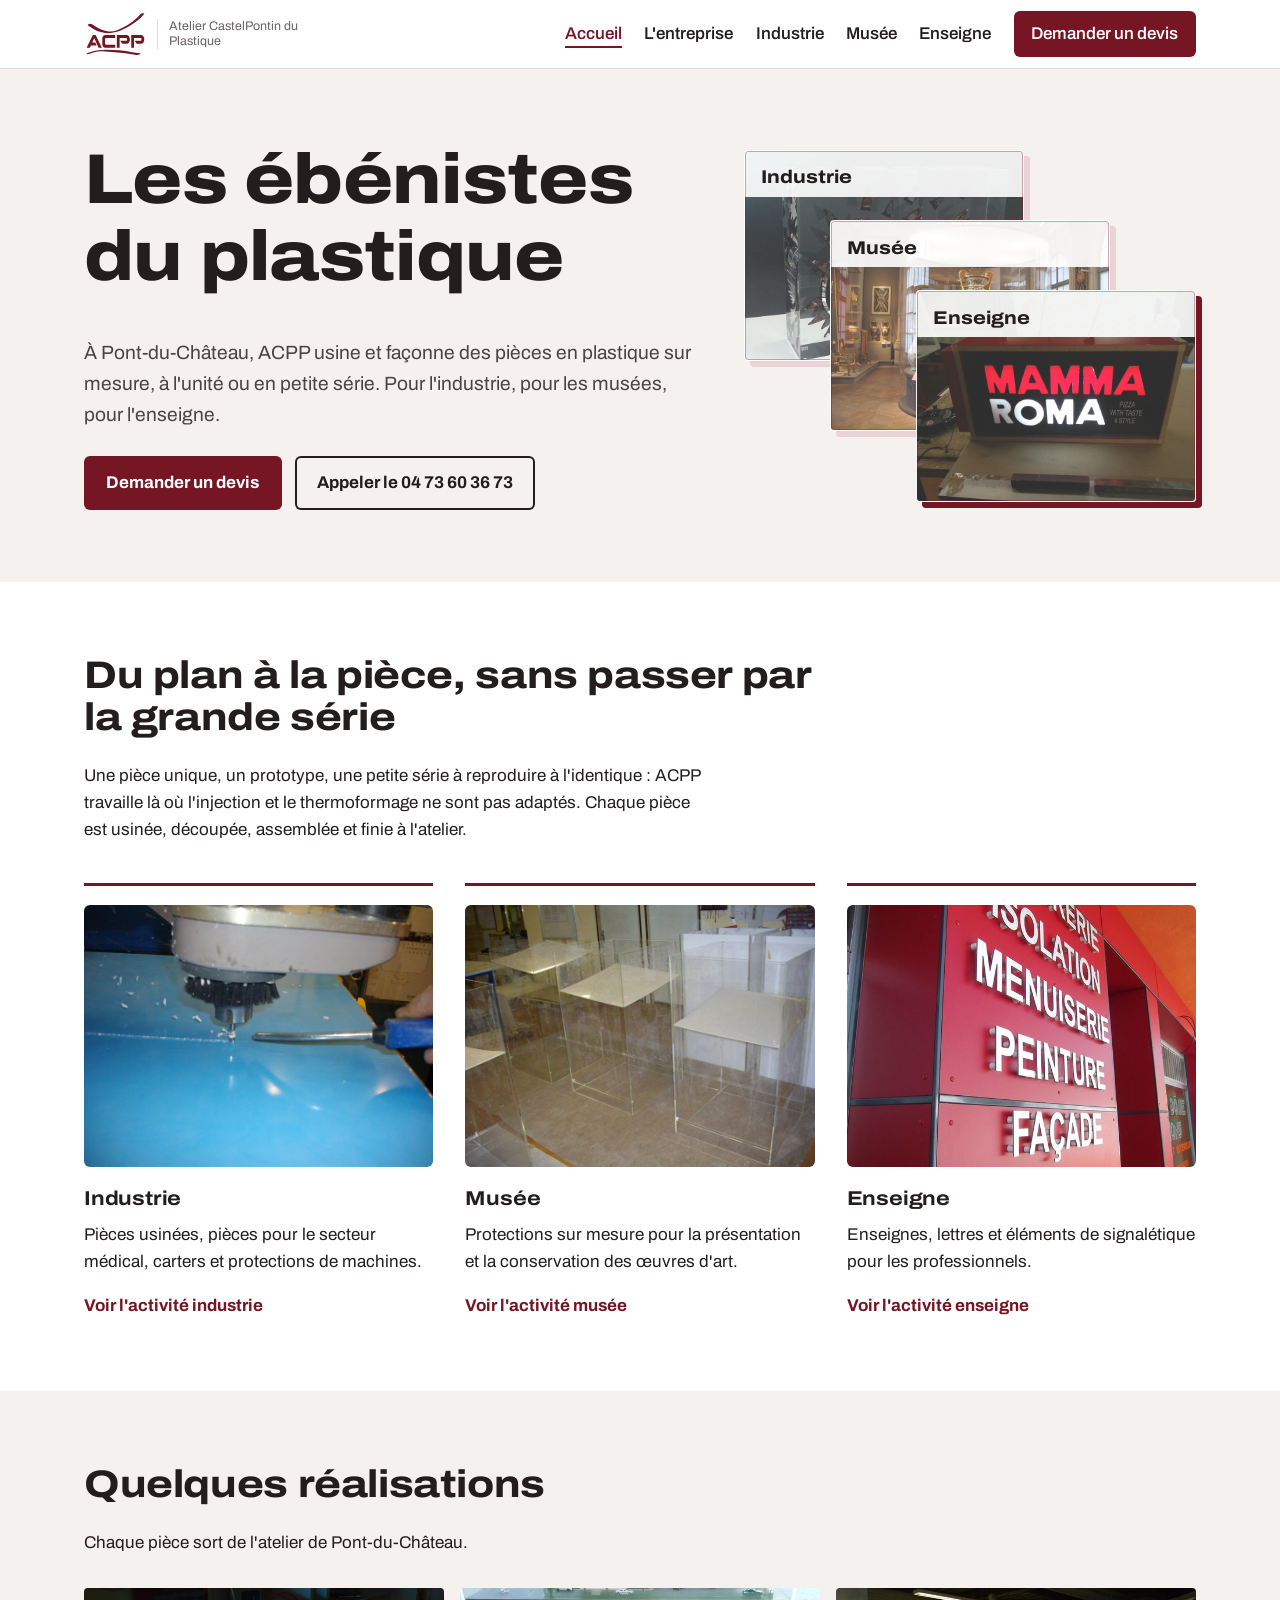
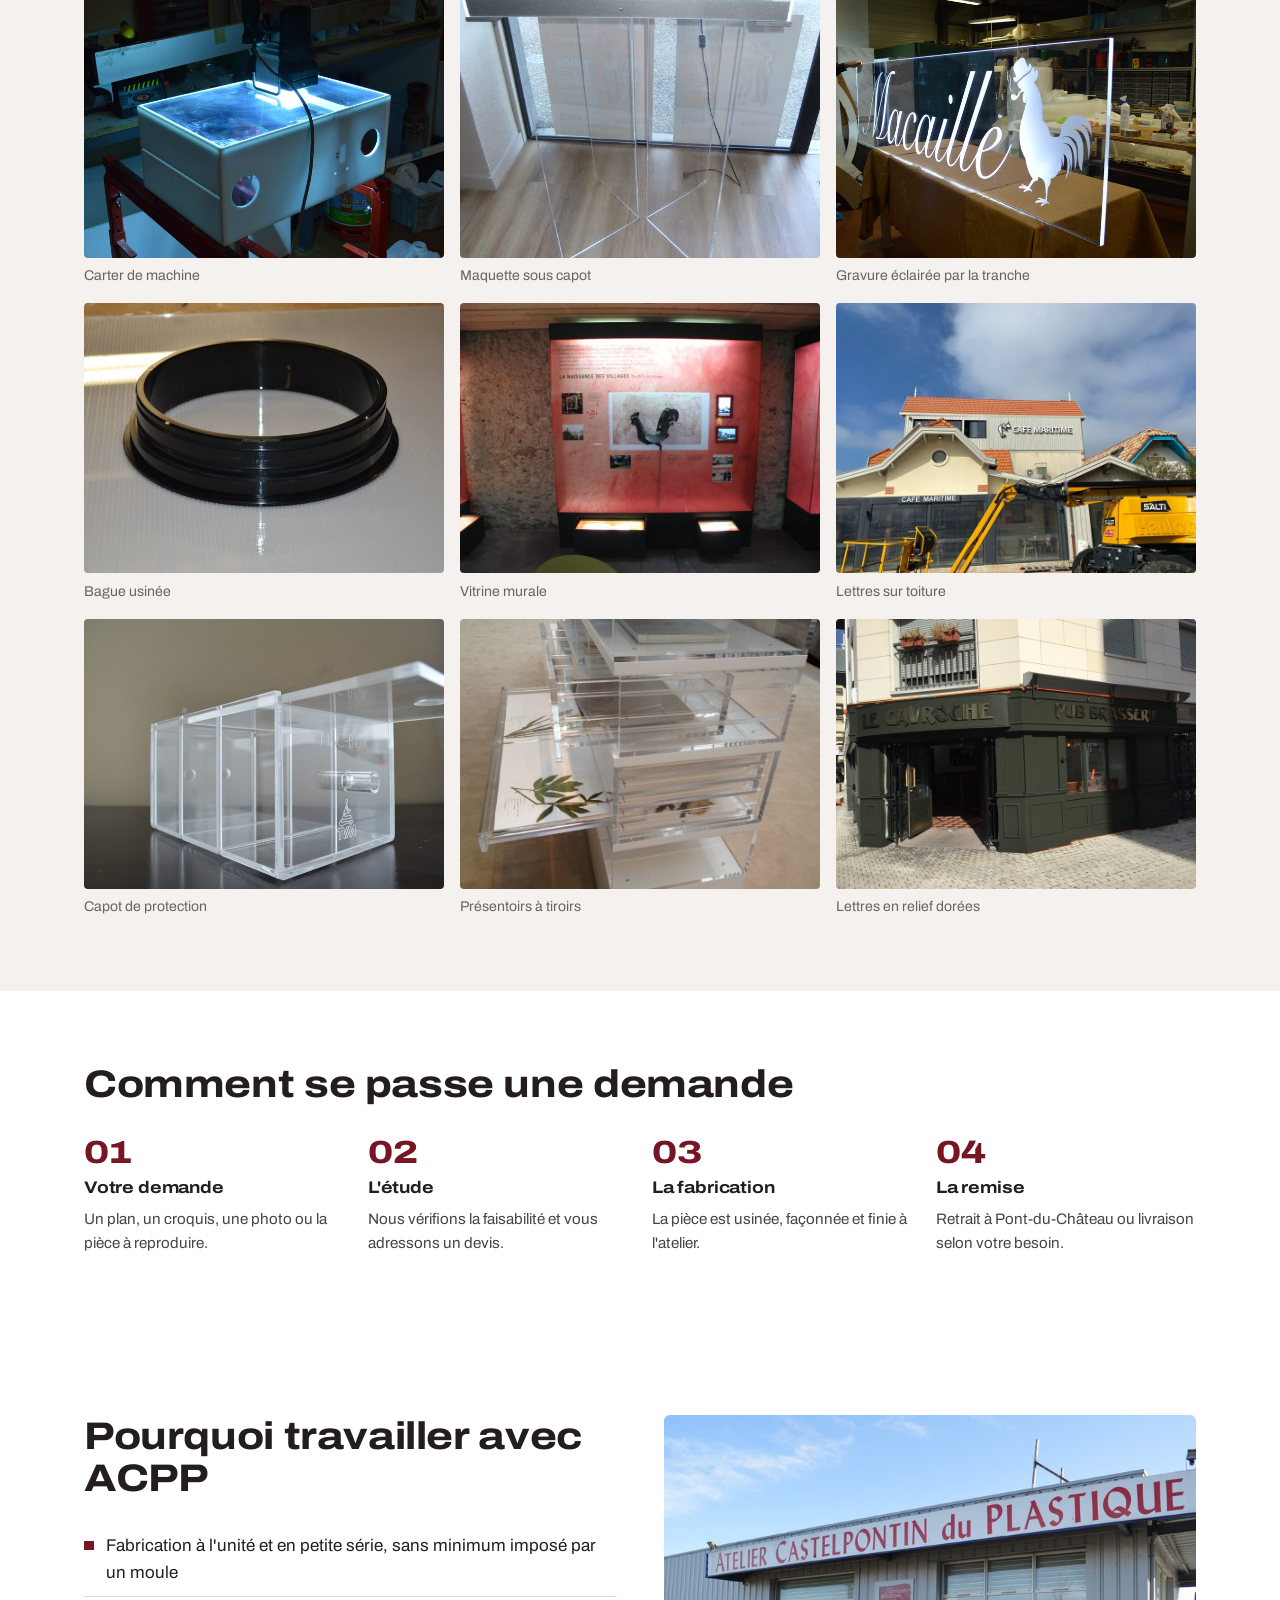
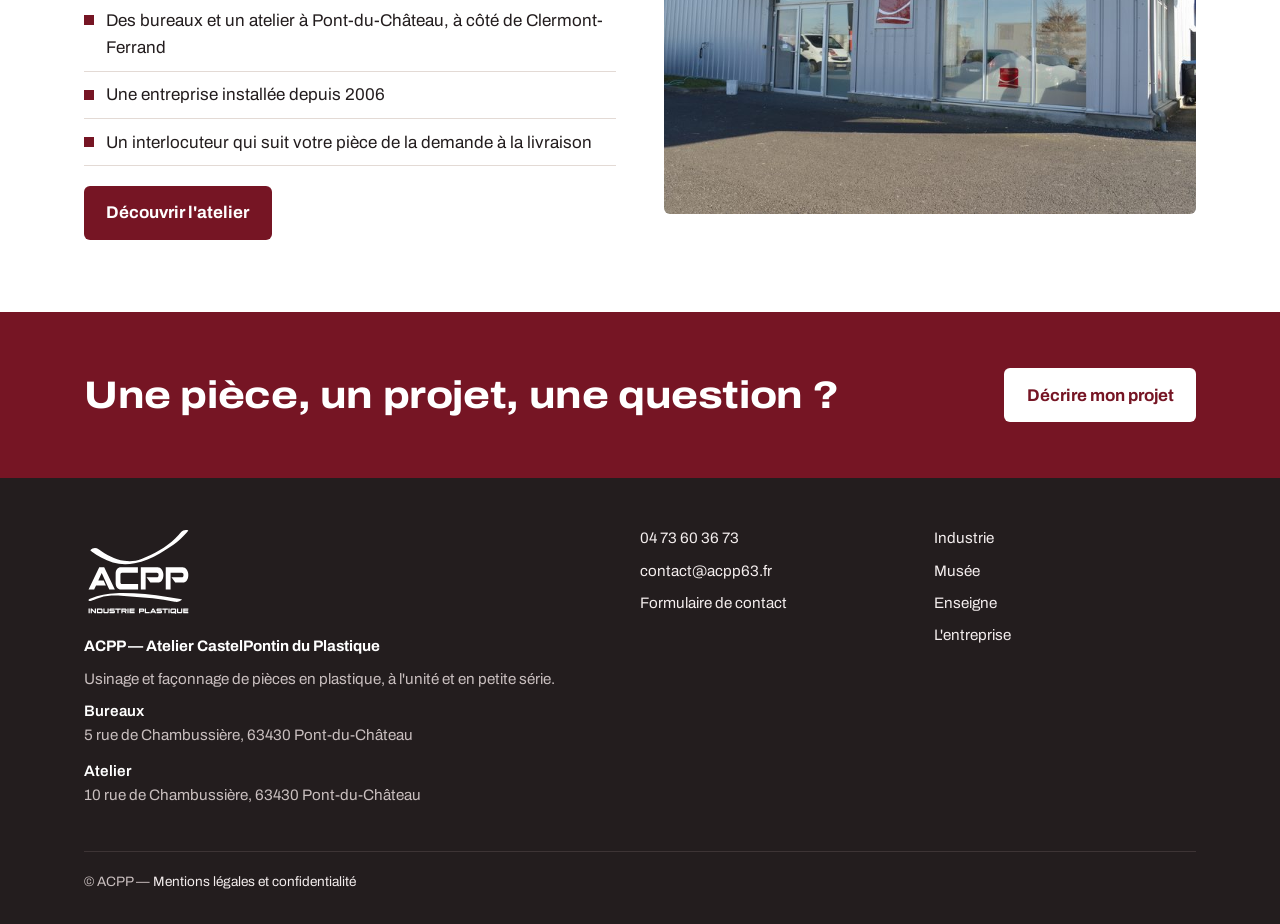
<file: index.html>
<!doctype html>
<html lang="fr">
<head>
<meta charset="utf-8">
<meta name="viewport" content="width=device-width, initial-scale=1">
<title>ACPP — Usinage et façonnage plastique sur mesure à Pont-du-Château (63)</title>
<meta name="description" content="ACPP, atelier de Pont-du-Château (Puy-de-Dôme) : pièces plastiques usinées et façonnées à l'unité et en petite série pour l'industrie, les musées et l'enseigne.">
<link rel="canonical" href="https://acpp63.fr/">
<meta property="og:type" content="website">
<meta property="og:title" content="ACPP — Usinage et façonnage plastique sur mesure à Pont-du-Château (63)">
<meta property="og:description" content="ACPP, atelier de Pont-du-Château (Puy-de-Dôme) : pièces plastiques usinées et façonnées à l'unité et en petite série pour l'industrie, les musées et l'enseigne.">
<meta property="og:url" content="https://acpp63.fr/">
<meta property="og:locale" content="fr_FR">
<meta property="og:image" content="https://acpp63.fr/og-image.png">
<meta name="theme-color" content="#761524">
<link rel="icon" href="favicon.svg" type="image/svg+xml">
<link rel="preconnect" href="https://fonts.googleapis.com"><link rel="preconnect" href="https://fonts.gstatic.com" crossorigin>
<link href="https://fonts.googleapis.com/css2?family=Archivo:wdth,wght@100..125,400..800&display=swap" rel="stylesheet">
<link rel="stylesheet" href="style.css?v=6">
<script type="application/ld+json">{"@context": "https://schema.org", "@type": "LocalBusiness", "name": "ACPP — Atelier CastelPontin du Plastique", "url": "https://acpp63.fr", "telephone": "+33473603673", "email": "contact@acpp63.fr", "foundingDate": "2006", "address": {"@type": "PostalAddress", "streetAddress": "5 rue de Chambussière", "postalCode": "63430", "addressLocality": "Pont-du-Château", "addressCountry": "FR"}, "logo": "https://acpp63.fr/logo.svg", "image": "https://acpp63.fr/og-image.png", "description": "Usinage et façonnage de pièces en plastique à l'unité et en petite série : industrie, musée, enseigne."}</script>
</head>
<body>
<a class="skip" href="#contenu">Aller au contenu</a>
<header class="top"><div class="wrap">
  <a class="logo" href="index.html" aria-label="ACPP, accueil"><img src="logo-mark.svg" alt="ACPP" width="63" height="46"><small>Atelier CastelPontin du Plastique</small></a>
  <button class="menu-btn" aria-expanded="false" aria-controls="nav">Menu</button>
  <nav class="nav" id="nav" aria-label="Navigation principale"><a href="index.html" aria-current=page>Accueil</a><a href="entreprise.html">L'entreprise</a><a href="industrie.html">Industrie</a><a href="musee.html">Musée</a><a href="enseigne.html">Enseigne</a><a class="btn" href="contact.html">Demander un devis</a></nav>
</div></header>
<main id="contenu">
<section class="hero"><div class="wrap">
  <div>
    <h1>Les ébénistes du plastique</h1>
    <p class="lead">À Pont-du-Château, ACPP usine et façonne des pièces en plastique sur mesure, à l'unité ou en petite série. Pour l'industrie, pour les musées, pour l'enseigne.</p>
    <div class="actions"><a class="btn" href="contact.html">Demander un devis</a><a class="btn ghost" href="tel:+33473603673">Appeler le 04 73 60 36 73</a></div>
  </div>
  <div class="plaques" aria-label="Nos trois univers">
    <a class="plaque" href="industrie.html" style="--img:url(img/bloc-inclusion-800.jpg)">Industrie</a>
    <a class="plaque" href="musee.html" style="--img:url(img/vitrine-cylindrique-800.jpg)">Musée</a>
    <a class="plaque" href="enseigne.html" style="--img:url(img/caisson-lumineux-mamma-roma-800.jpg)">Enseigne</a>
  </div>
</div></section>
<section class="bloc"><div class="wrap">
  <div class="intro"><h2>Du plan à la pièce, sans passer par la grande série</h2>
  <p>Une pièce unique, un prototype, une petite série à reproduire à l'identique : ACPP travaille là où l'injection et le thermoformage ne sont pas adaptés. Chaque pièce est usinée, découpée, assemblée et finie à l'atelier.</p></div>
  <div class="trois">
    <div class="univers"><a class="vignette" href="industrie.html" tabindex="-1" aria-hidden="true"><img src="img/usinage-fraise-800.jpg" srcset="img/usinage-fraise-800.jpg 800w, img/usinage-fraise.jpg 1600w" sizes="(max-width:860px) 100vw, 380px" width="800" height="600" alt="Fraise d&#x27;usinage en train de travailler une plaque de plastique" loading="lazy" decoding="async"></a><h3 style="margin-top:1.2rem">Industrie</h3><p>Pièces usinées, pièces pour le secteur médical, carters et protections de machines.</p><a class="suite" href="industrie.html">Voir l'activité industrie</a></div>
    <div class="univers"><a class="vignette" href="musee.html" tabindex="-1" aria-hidden="true"><img src="img/socles-vitrines-atelier-800.jpg" srcset="img/socles-vitrines-atelier-800.jpg 800w, img/socles-vitrines-atelier.jpg 1600w" sizes="(max-width:860px) 100vw, 380px" width="800" height="600" alt="Socles et vitrines en plastique transparent en fin de fabrication à l&#x27;atelier" loading="lazy" decoding="async"></a><h3 style="margin-top:1.2rem">Musée</h3><p>Protections sur mesure pour la présentation et la conservation des œuvres d'art.</p><a class="suite" href="musee.html">Voir l'activité musée</a></div>
    <div class="univers"><a class="vignette" href="enseigne.html" tabindex="-1" aria-hidden="true"><img src="img/lettres-relief-facade-800.jpg" srcset="img/lettres-relief-facade-800.jpg 600w, img/lettres-relief-facade.jpg 1200w" sizes="(max-width:860px) 100vw, 380px" width="600" height="800" alt="Lettres découpées en relief posées sur une façade rouge" loading="lazy" decoding="async"></a><h3 style="margin-top:1.2rem">Enseigne</h3><p>Enseignes, lettres et éléments de signalétique pour les professionnels.</p><a class="suite" href="enseigne.html">Voir l'activité enseigne</a></div>
  </div>
</div></section>
<section class="bloc gris"><div class="wrap"><h2>Quelques réalisations</h2><p>Chaque pièce sort de l'atelier de Pont-du-Château.</p>
<div class="galerie">
<figure><a class="zoom" href="img/carter-machine.jpg" data-legende="Carter de machine"><img src="img/carter-machine-800.jpg" srcset="img/carter-machine-800.jpg 800w, img/carter-machine.jpg 1600w" sizes="(max-width:640px) 50vw, (max-width:1150px) 33vw, 380px" width="800" height="532" alt="Carter de protection transparent monté sur une machine" loading="lazy" decoding="async"></a><figcaption>Carter de machine</figcaption></figure>
<figure><a class="zoom" href="img/capot-maquette-architecture.jpg" data-legende="Maquette sous capot"><img src="img/capot-maquette-architecture-800.jpg" srcset="img/capot-maquette-architecture-800.jpg 600w, img/capot-maquette-architecture.jpg 1200w" sizes="(max-width:640px) 50vw, (max-width:1150px) 33vw, 380px" width="600" height="800" alt="Maquette d&#x27;architecture protégée par un capot sur piétement transparent" loading="lazy" decoding="async"></a><figcaption>Maquette sous capot</figcaption></figure>
<figure><a class="zoom" href="img/gravure-eclairee.jpg" data-legende="Gravure éclairée par la tranche"><img src="img/gravure-eclairee-800.jpg" srcset="img/gravure-eclairee-800.jpg 800w, img/gravure-eclairee.jpg 1600w" sizes="(max-width:640px) 50vw, (max-width:1150px) 33vw, 380px" width="800" height="532" alt="Panneau transparent gravé et éclairé par la tranche" loading="lazy" decoding="async"></a><figcaption>Gravure éclairée par la tranche</figcaption></figure>
<figure><a class="zoom" href="img/piece-usinee-bague.jpg" data-legende="Bague usinée"><img src="img/piece-usinee-bague-800.jpg" srcset="img/piece-usinee-bague-800.jpg 800w, img/piece-usinee-bague.jpg 1600w" sizes="(max-width:640px) 50vw, (max-width:1150px) 33vw, 380px" width="800" height="532" alt="Bague en plastique noir usinée sur mesure" loading="lazy" decoding="async"></a><figcaption>Bague usinée</figcaption></figure>
<figure><a class="zoom" href="img/vitrine-murale.jpg" data-legende="Vitrine murale"><img src="img/vitrine-murale-800.jpg" srcset="img/vitrine-murale-800.jpg 800w, img/vitrine-murale.jpg 1600w" sizes="(max-width:640px) 50vw, (max-width:1150px) 33vw, 380px" width="800" height="600" alt="Vitrine murale éclairée dans une salle d&#x27;exposition" loading="lazy" decoding="async"></a><figcaption>Vitrine murale</figcaption></figure>
<figure><a class="zoom" href="img/lettres-toiture-restaurant.jpg" data-legende="Lettres sur toiture"><img src="img/lettres-toiture-restaurant-800.jpg" srcset="img/lettres-toiture-restaurant-800.jpg 800w, img/lettres-toiture-restaurant.jpg 1600w" sizes="(max-width:640px) 50vw, (max-width:1150px) 33vw, 380px" width="800" height="600" alt="Lettres en relief installées sur la toiture d&#x27;un café-restaurant" loading="lazy" decoding="async"></a><figcaption>Lettres sur toiture</figcaption></figure>
<figure><a class="zoom" href="img/capot-transparent.jpg" data-legende="Capot de protection"><img src="img/capot-transparent-800.jpg" srcset="img/capot-transparent-800.jpg 800w, img/capot-transparent.jpg 1600w" sizes="(max-width:640px) 50vw, (max-width:1150px) 33vw, 380px" width="800" height="532" alt="Capot de protection en plastique transparent avec charnière" loading="lazy" decoding="async"></a><figcaption>Capot de protection</figcaption></figure>
<figure><a class="zoom" href="img/tiroirs-herbier.jpg" data-legende="Présentoirs à tiroirs"><img src="img/tiroirs-herbier-800.jpg" srcset="img/tiroirs-herbier-800.jpg 800w, img/tiroirs-herbier.jpg 1600w" sizes="(max-width:640px) 50vw, (max-width:1150px) 33vw, 380px" width="800" height="600" alt="Tiroirs de présentation transparents pour planches d&#x27;herbier" loading="lazy" decoding="async"></a><figcaption>Présentoirs à tiroirs</figcaption></figure>
<figure><a class="zoom" href="img/lettres-dorees-brasserie.jpg" data-legende="Lettres en relief dorées"><img src="img/lettres-dorees-brasserie-800.jpg" srcset="img/lettres-dorees-brasserie-800.jpg 800w, img/lettres-dorees-brasserie.jpg 1600w" sizes="(max-width:640px) 50vw, (max-width:1150px) 33vw, 380px" width="800" height="600" alt="Lettres dorées en relief sur la façade d&#x27;une brasserie" loading="lazy" decoding="async"></a><figcaption>Lettres en relief dorées</figcaption></figure>
</div>
</div></section>
<section class="bloc"><div class="wrap">
  <h2>Comment se passe une demande</h2><div class="etapes">
  <div class="etape"><h3>Votre demande</h3><p>Un plan, un croquis, une photo ou la pièce à reproduire.</p></div>
  <div class="etape"><h3>L'étude</h3><p>Nous vérifions la faisabilité et vous adressons un devis.</p></div>
  <div class="etape"><h3>La fabrication</h3><p>La pièce est usinée, façonnée et finie à l'atelier.</p></div>
  <div class="etape"><h3>La remise</h3><p>Retrait à Pont-du-Château ou livraison selon votre besoin.</p></div>
</div>
</div></section>
<section class="bloc"><div class="wrap deux">
  <div><h2>Pourquoi travailler avec ACPP</h2>
  <ul class="liste">
    <li>Fabrication à l'unité et en petite série, sans minimum imposé par un moule</li>
    <li>Des bureaux et un atelier à Pont-du-Château, à côté de Clermont-Ferrand</li>
    <li>Une entreprise installée depuis 2006</li>
    <li>Un interlocuteur qui suit votre pièce de la demande à la livraison</li>
  </ul>
  <a class="btn" href="entreprise.html">Découvrir l'atelier</a></div>
  <figure class="une"><img src="img/facade-atelier-800.jpg" srcset="img/facade-atelier-800.jpg 800w, img/facade-atelier.jpg 1600w" sizes="(max-width:860px) 100vw, 560px" width="800" height="532" alt="Façade de l&#x27;Atelier CastelPontin du Plastique à Pont-du-Château" loading="lazy" decoding="async"></figure>
</div></section>
<section class="appel"><div class="wrap"><h2>Une pièce, un projet, une question&nbsp;?</h2><a class="btn" href="contact.html">Décrire mon projet</a></div></section>
</main>
<footer><div class="wrap">
  <div><img class="logo-pied" src="logo-blanc.svg" alt="ACPP Industrie Plastique" width="109" height="92"><p><strong style="color:#fff">ACPP — Atelier CastelPontin du Plastique</strong></p>
  <p>Usinage et façonnage de pièces en plastique, à l'unité et en petite série.</p>
  <p class="adr"><b>Bureaux</b>5 rue de Chambussière, 63430 Pont-du-Château</p>
  <p class="adr"><b>Atelier</b>10 rue de Chambussière, 63430 Pont-du-Château</p></div>
  <div><p><a href="tel:+33473603673">04 73 60 36 73</a></p><p><a href="mailto:contact@acpp63.fr">contact@acpp63.fr</a></p><p><a href="contact.html">Formulaire de contact</a></p></div>
  <div><p><a href="industrie.html">Industrie</a></p><p><a href="musee.html">Musée</a></p><p><a href="enseigne.html">Enseigne</a></p><p><a href="entreprise.html">L'entreprise</a></p></div>
  <div class="bas">© ACPP — <a href="mentions-legales.html">Mentions légales et confidentialité</a></div>
</div></footer>
<script src="main.js?v=6" defer></script>
</body>
</html>
</file>
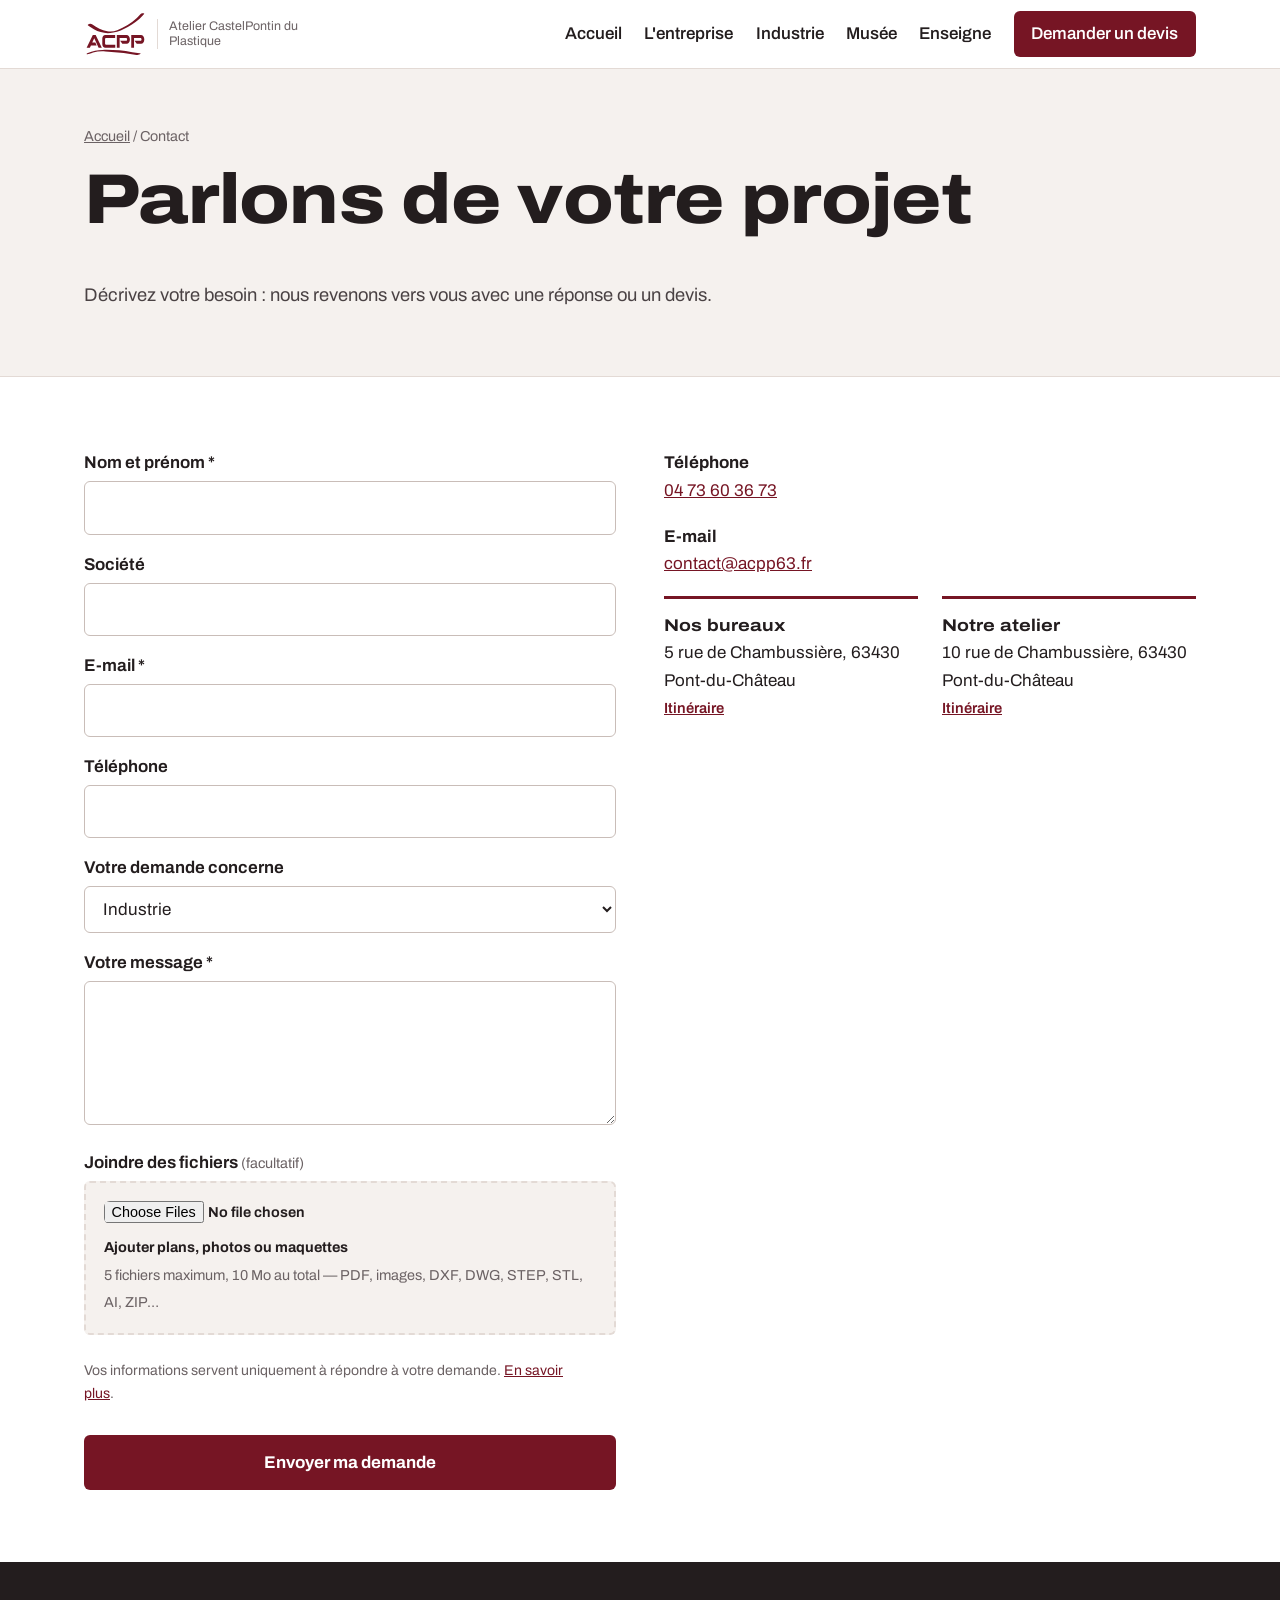
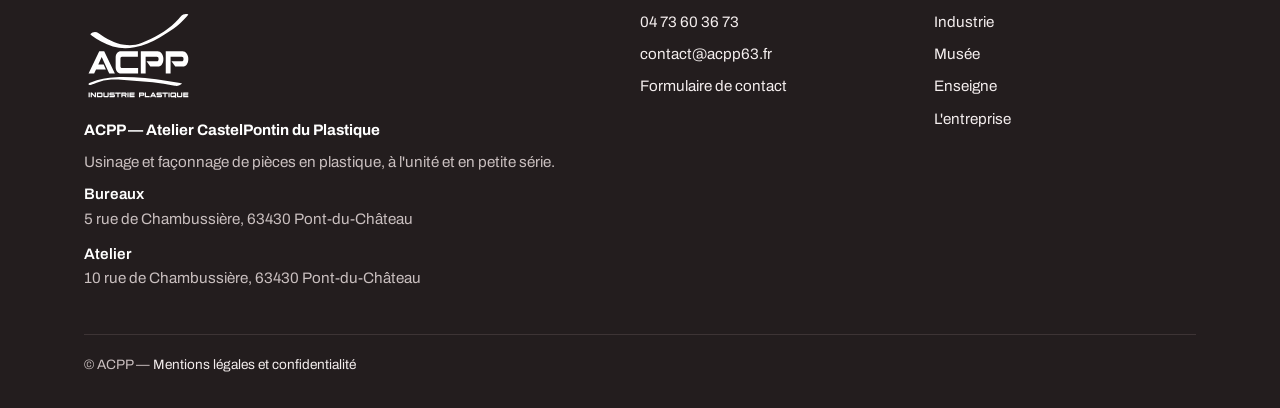
<file: contact.html>
<!doctype html>
<html lang="fr">
<head>
<meta charset="utf-8">
<meta name="viewport" content="width=device-width, initial-scale=1">
<title>Contact et devis — ACPP Pont-du-Château</title>
<meta name="description" content="Contactez ACPP à Pont-du-Château pour une pièce plastique sur mesure, une protection d'œuvre ou une enseigne : devis, téléphone, adresses.">
<link rel="canonical" href="https://acpp63.fr/contact.html">
<meta property="og:type" content="website">
<meta property="og:title" content="Contact et devis — ACPP Pont-du-Château">
<meta property="og:description" content="Contactez ACPP à Pont-du-Château pour une pièce plastique sur mesure, une protection d'œuvre ou une enseigne : devis, téléphone, adresses.">
<meta property="og:url" content="https://acpp63.fr/contact.html">
<meta property="og:locale" content="fr_FR">
<meta property="og:image" content="https://acpp63.fr/og-image.png">
<meta name="theme-color" content="#761524">
<link rel="icon" href="favicon.svg" type="image/svg+xml">
<link rel="preconnect" href="https://fonts.googleapis.com"><link rel="preconnect" href="https://fonts.gstatic.com" crossorigin>
<link href="https://fonts.googleapis.com/css2?family=Archivo:wdth,wght@100..125,400..800&display=swap" rel="stylesheet">
<link rel="stylesheet" href="style.css?v=6">

</head>
<body>
<a class="skip" href="#contenu">Aller au contenu</a>
<header class="top"><div class="wrap">
  <a class="logo" href="index.html" aria-label="ACPP, accueil"><img src="logo-mark.svg" alt="ACPP" width="63" height="46"><small>Atelier CastelPontin du Plastique</small></a>
  <button class="menu-btn" aria-expanded="false" aria-controls="nav">Menu</button>
  <nav class="nav" id="nav" aria-label="Navigation principale"><a href="index.html">Accueil</a><a href="entreprise.html">L'entreprise</a><a href="industrie.html">Industrie</a><a href="musee.html">Musée</a><a href="enseigne.html">Enseigne</a><a class="btn" href="contact.html">Demander un devis</a></nav>
</div></header>
<main id="contenu">
<section class="entete"><div class="wrap"><div class="fil"><a href="index.html">Accueil</a> / Contact</div><h1>Parlons de votre projet</h1><p class="lead">Décrivez votre besoin : nous revenons vers vous avec une réponse ou un devis.</p></div></section>
<section class="bloc"><div class="wrap deux">
  <form class="contact" action="contact.php" method="post" enctype="multipart/form-data">
    <div class="champ"><label for="nom">Nom et prénom *</label><input id="nom" name="nom" required autocomplete="name"></div>
    <div class="champ"><label for="societe">Société</label><input id="societe" name="societe" autocomplete="organization"></div>
    <div class="champ"><label for="email">E-mail *</label><input id="email" name="email" type="email" required autocomplete="email"></div>
    <div class="champ"><label for="tel">Téléphone</label><input id="tel" name="tel" type="tel" autocomplete="tel"></div>
    <div class="champ"><label for="univers">Votre demande concerne</label><select id="univers" name="univers"><option>Industrie</option><option>Musée</option><option>Enseigne</option><option>Autre</option></select></div>
    <div class="champ"><label for="message">Votre message *</label><textarea id="message" name="message" required></textarea></div>
    <div class="champ"><label for="fichiers">Joindre des fichiers <span class="facultatif">(facultatif)</span></label>
      <label class="depot" for="fichiers"><input id="fichiers" name="fichiers[]" type="file" multiple accept=".pdf,.jpg,.jpeg,.png,.webp,.heic,.gif,.svg,.ai,.eps,.dxf,.dwg,.step,.stp,.igs,.iges,.stl,.doc,.docx,.xls,.xlsx,.odt,.ods,.zip">
      <span class="depot-txt"><strong>Ajouter plans, photos ou maquettes</strong><br>5 fichiers maximum, 10 Mo au total — PDF, images, DXF, DWG, STEP, STL, AI, ZIP…</span></label>
      <ul class="fic-liste" id="fic-liste" aria-live="polite"></ul></div>
    <div class="hp" aria-hidden="true"><label for="site">Ne pas remplir</label><input id="site" name="site" tabindex="-1" autocomplete="off"></div>
    <p class="rgpd">Vos informations servent uniquement à répondre à votre demande. <a href="mentions-legales.html">En savoir plus</a>.</p>
    <button class="btn" type="submit">Envoyer ma demande</button>
  </form>
  <div class="coord">
    <p><strong>Téléphone</strong><a href="tel:+33473603673">04 73 60 36 73</a></p>
    <p><strong>E-mail</strong><a href="mailto:contact@acpp63.fr">contact@acpp63.fr</a></p>
    <div class="adresses">
      <div class="adresse"><strong>Nos bureaux</strong>5 rue de Chambussière, 63430 Pont-du-Château<br><a href="https://www.google.com/maps/search/?api=1&query=5+rue+de+Chambussière%2C+63430+Pont-du-Château" target="_blank" rel="noopener">Itinéraire</a></div>
      <div class="adresse"><strong>Notre atelier</strong>10 rue de Chambussière, 63430 Pont-du-Château<br><a href="https://www.google.com/maps/search/?api=1&query=10+rue+de+Chambussière%2C+63430+Pont-du-Château" target="_blank" rel="noopener">Itinéraire</a></div>
    </div>
    <iframe class="carte" title="Plan d'accès ACPP, rue de Chambussière" loading="lazy" src="https://www.google.com/maps?q=5+rue+de+Chambussi%C3%A8re+63430+Pont-du-Ch%C3%A2teau&output=embed"></iframe>
  </div>
</div></section>
</main>
<footer><div class="wrap">
  <div><img class="logo-pied" src="logo-blanc.svg" alt="ACPP Industrie Plastique" width="109" height="92"><p><strong style="color:#fff">ACPP — Atelier CastelPontin du Plastique</strong></p>
  <p>Usinage et façonnage de pièces en plastique, à l'unité et en petite série.</p>
  <p class="adr"><b>Bureaux</b>5 rue de Chambussière, 63430 Pont-du-Château</p>
  <p class="adr"><b>Atelier</b>10 rue de Chambussière, 63430 Pont-du-Château</p></div>
  <div><p><a href="tel:+33473603673">04 73 60 36 73</a></p><p><a href="mailto:contact@acpp63.fr">contact@acpp63.fr</a></p><p><a href="contact.html">Formulaire de contact</a></p></div>
  <div><p><a href="industrie.html">Industrie</a></p><p><a href="musee.html">Musée</a></p><p><a href="enseigne.html">Enseigne</a></p><p><a href="entreprise.html">L'entreprise</a></p></div>
  <div class="bas">© ACPP — <a href="mentions-legales.html">Mentions légales et confidentialité</a></div>
</div></footer>
<script src="main.js?v=6" defer></script>
</body>
</html>
</file>
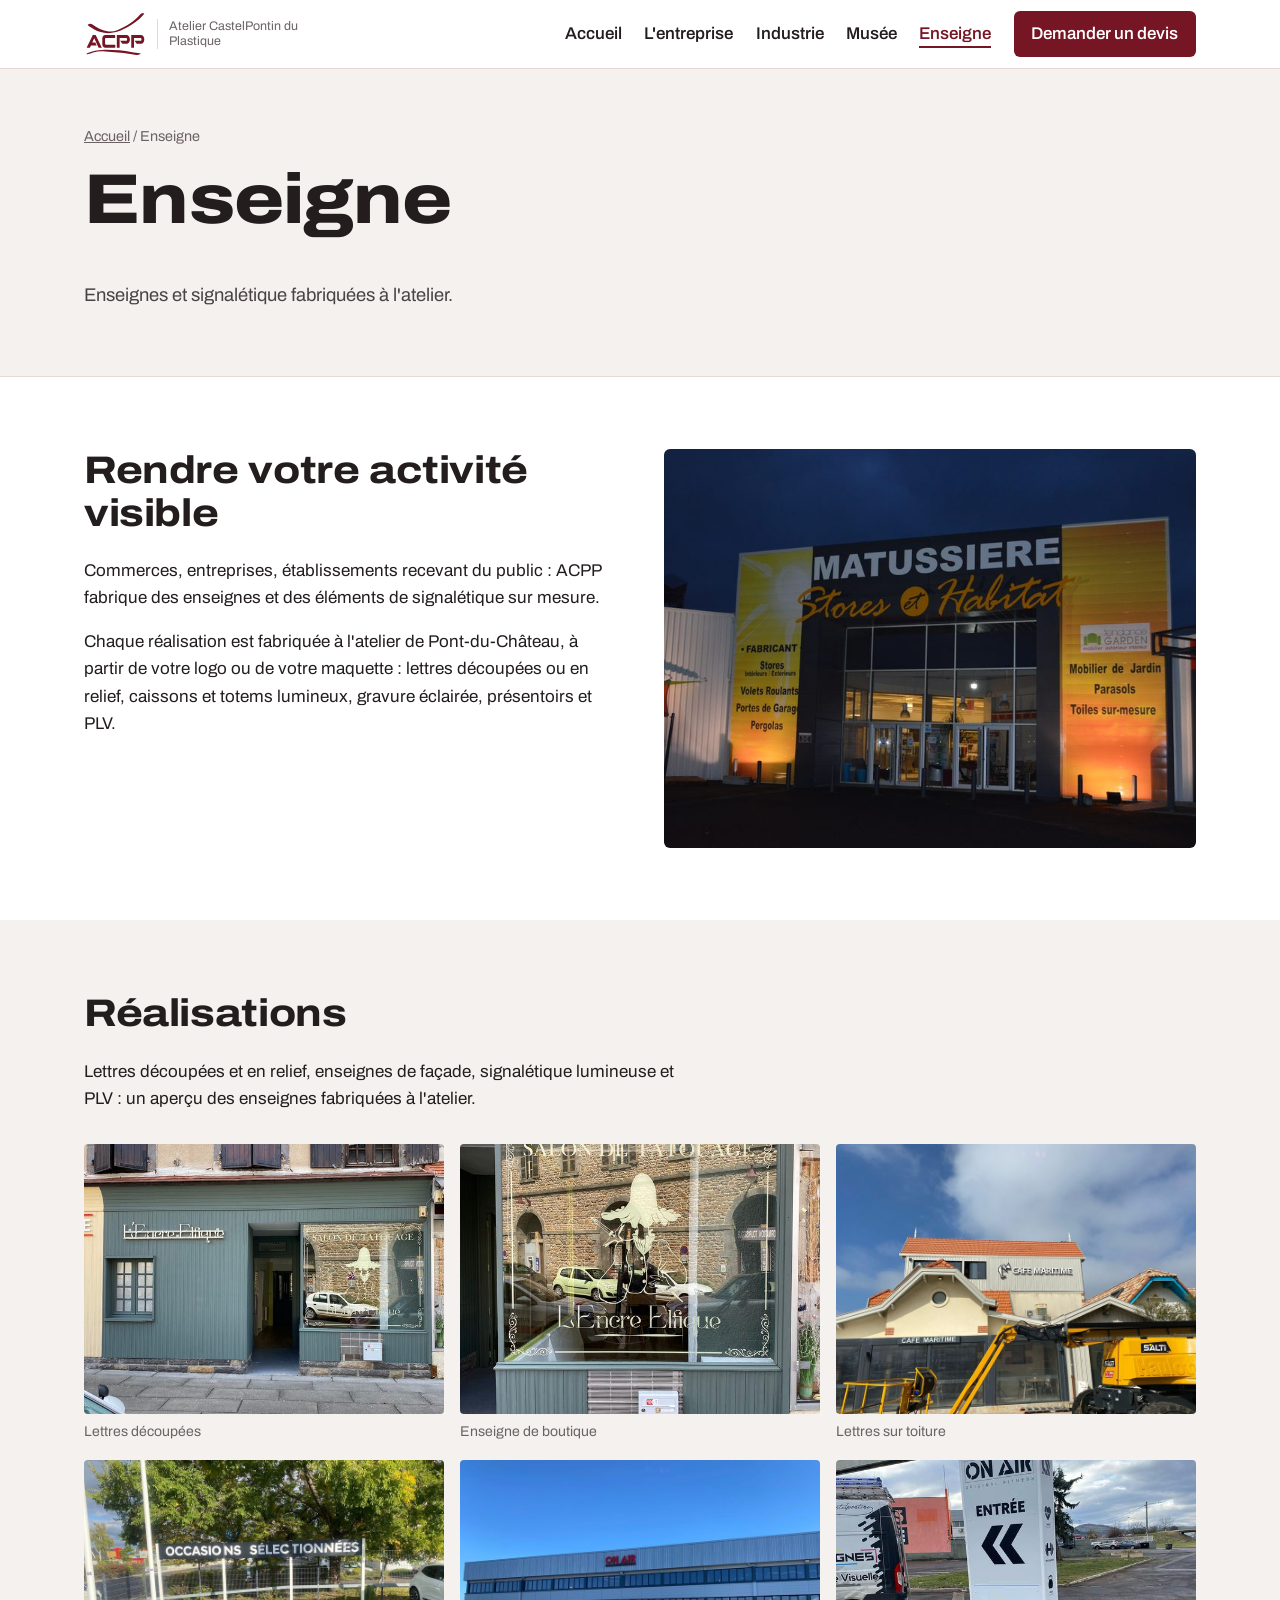
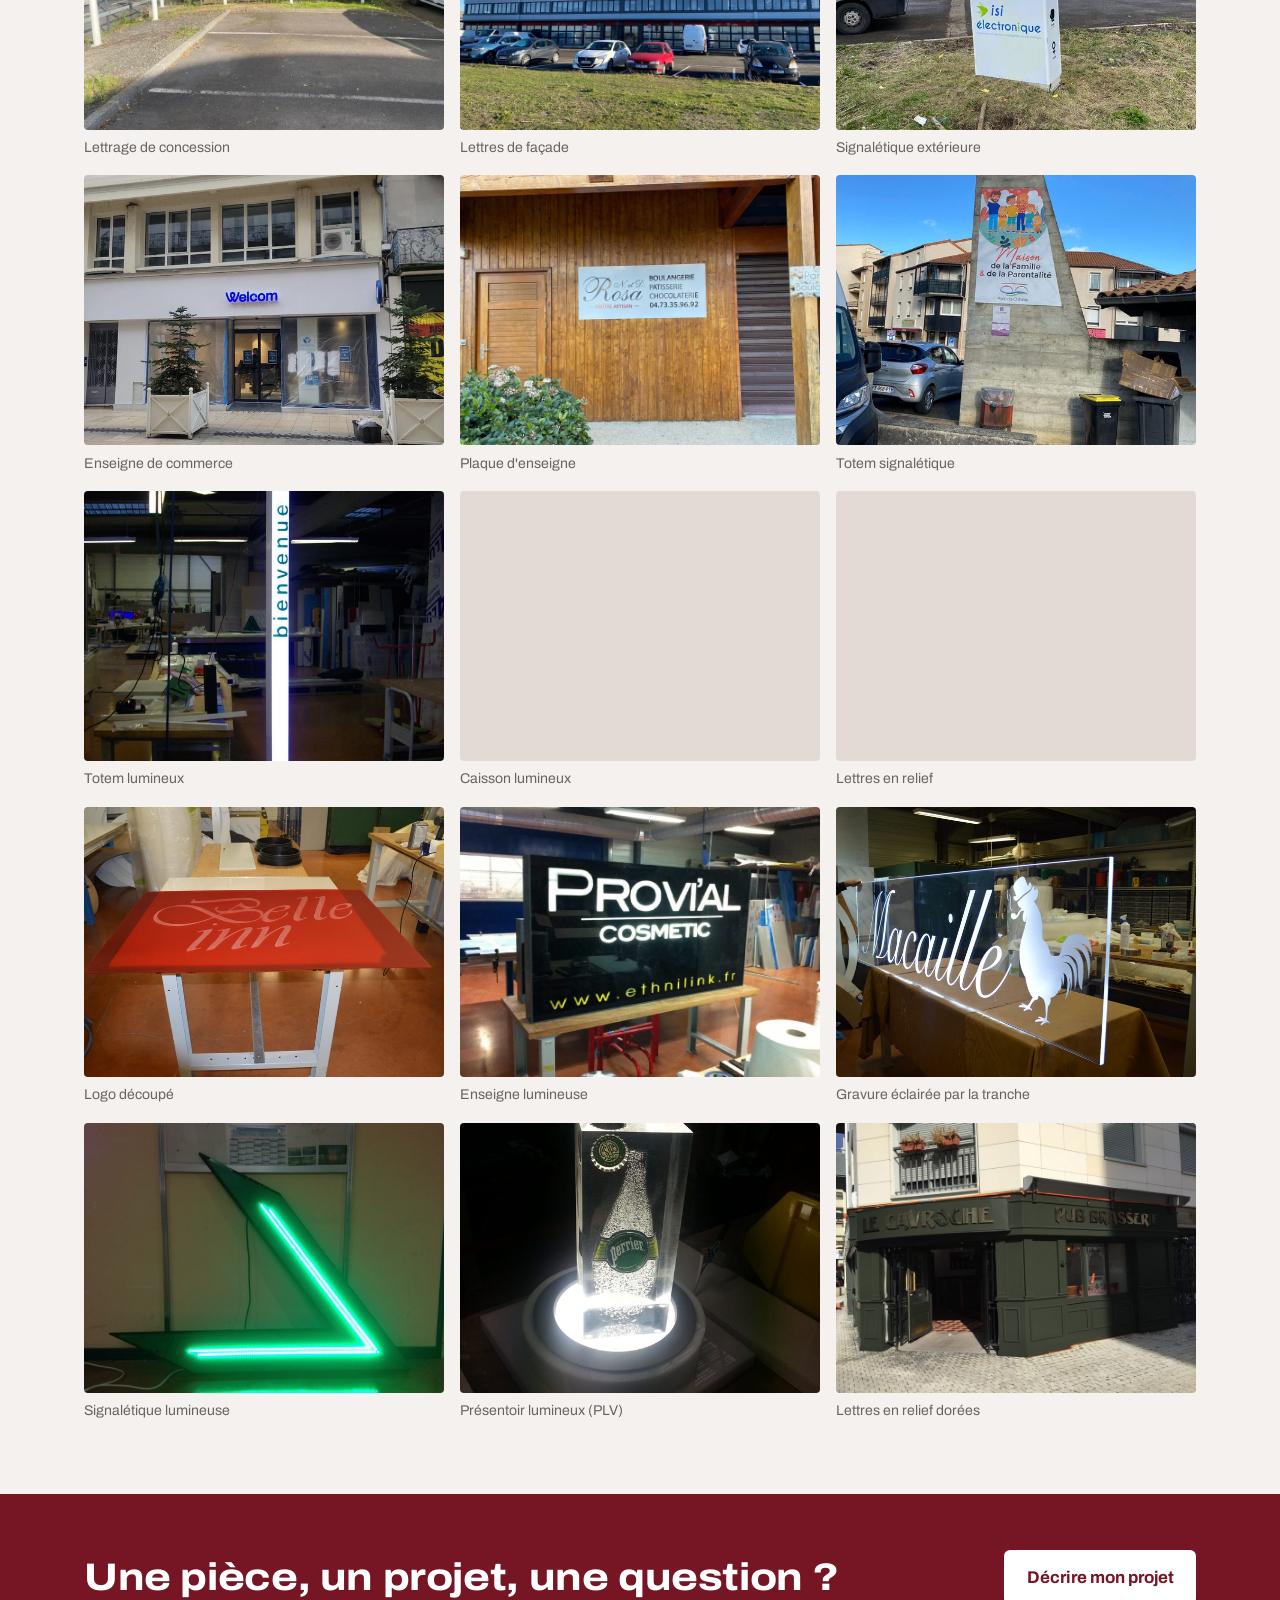
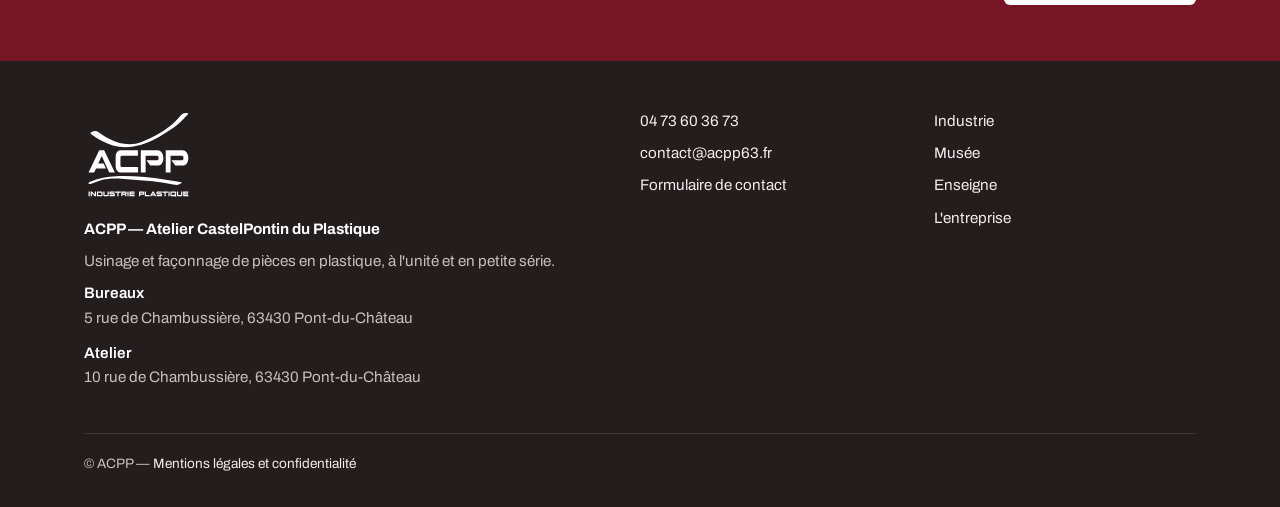
<file: enseigne.html>
<!doctype html>
<html lang="fr">
<head>
<meta charset="utf-8">
<meta name="viewport" content="width=device-width, initial-scale=1">
<title>Enseigne — enseignes et signalétique sur mesure | ACPP</title>
<meta name="description" content="Enseignes, lettres découpées et signalétique sur mesure fabriquées par l'atelier ACPP à Pont-du-Château, près de Clermont-Ferrand.">
<link rel="canonical" href="https://acpp63.fr/enseigne.html">
<meta property="og:type" content="website">
<meta property="og:title" content="Enseigne — enseignes et signalétique sur mesure | ACPP">
<meta property="og:description" content="Enseignes, lettres découpées et signalétique sur mesure fabriquées par l'atelier ACPP à Pont-du-Château, près de Clermont-Ferrand.">
<meta property="og:url" content="https://acpp63.fr/enseigne.html">
<meta property="og:locale" content="fr_FR">
<meta property="og:image" content="https://acpp63.fr/og-image.png">
<meta name="theme-color" content="#761524">
<link rel="icon" href="favicon.svg" type="image/svg+xml">
<link rel="preconnect" href="https://fonts.googleapis.com"><link rel="preconnect" href="https://fonts.gstatic.com" crossorigin>
<link href="https://fonts.googleapis.com/css2?family=Archivo:wdth,wght@100..125,400..800&display=swap" rel="stylesheet">
<link rel="stylesheet" href="style.css?v=6">

</head>
<body>
<a class="skip" href="#contenu">Aller au contenu</a>
<header class="top"><div class="wrap">
  <a class="logo" href="index.html" aria-label="ACPP, accueil"><img src="logo-mark.svg" alt="ACPP" width="63" height="46"><small>Atelier CastelPontin du Plastique</small></a>
  <button class="menu-btn" aria-expanded="false" aria-controls="nav">Menu</button>
  <nav class="nav" id="nav" aria-label="Navigation principale"><a href="index.html">Accueil</a><a href="entreprise.html">L'entreprise</a><a href="industrie.html">Industrie</a><a href="musee.html">Musée</a><a href="enseigne.html" aria-current=page>Enseigne</a><a class="btn" href="contact.html">Demander un devis</a></nav>
</div></header>
<main id="contenu">
<section class="entete"><div class="wrap"><div class="fil"><a href="index.html">Accueil</a> / Enseigne</div><h1>Enseigne</h1><p class="lead">Enseignes et signalétique fabriquées à l'atelier.</p></div></section>
<section class="bloc"><div class="wrap deux">
  <div><h2>Rendre votre activité visible</h2>
  <p>Commerces, entreprises, établissements recevant du public : ACPP fabrique des enseignes et des éléments de signalétique sur mesure.</p>
  <p>Chaque réalisation est fabriquée à l'atelier de Pont-du-Château, à partir de votre logo ou de votre maquette : lettres découpées ou en relief, caissons et totems lumineux, gravure éclairée, présentoirs et PLV.</p></div>
  <figure class="une"><img src="img/enseigne-facade-magasin-800.jpg" srcset="img/enseigne-facade-magasin-800.jpg 800w, img/enseigne-facade-magasin.jpg 1600w" sizes="(max-width:860px) 100vw, 560px" width="800" height="532" alt="Façade de magasin avec enseigne en lettres découpées éclairée la nuit" decoding="async"></figure>
</div></section>
<section class="bloc gris"><div class="wrap"><h2>Réalisations</h2><p>Lettres découpées et en relief, enseignes de façade, signalétique lumineuse et PLV : un aperçu des enseignes fabriquées à l'atelier.</p>
<div class="galerie">
<figure><a class="zoom" href="img/lettres-decoupees-boutique.jpg" data-legende="Lettres découpées"><img src="img/lettres-decoupees-boutique-800.jpg" srcset="img/lettres-decoupees-boutique-800.jpg 600w, img/lettres-decoupees-boutique.jpg 1200w" sizes="(max-width:640px) 50vw, (max-width:1150px) 33vw, 380px" width="600" height="800" alt="Lettres découpées posées sur la façade d&#x27;une boutique" loading="lazy" decoding="async"></a><figcaption>Lettres découpées</figcaption></figure>
<figure><a class="zoom" href="img/vitrine-boutique.jpg" data-legende="Enseigne de boutique"><img src="img/vitrine-boutique-800.jpg" srcset="img/vitrine-boutique-800.jpg 600w, img/vitrine-boutique.jpg 1200w" sizes="(max-width:640px) 50vw, (max-width:1150px) 33vw, 380px" width="600" height="800" alt="Vitrine de boutique avec enseigne en lettres découpées" loading="lazy" decoding="async"></a><figcaption>Enseigne de boutique</figcaption></figure>
<figure><a class="zoom" href="img/lettres-toiture-restaurant.jpg" data-legende="Lettres sur toiture"><img src="img/lettres-toiture-restaurant-800.jpg" srcset="img/lettres-toiture-restaurant-800.jpg 800w, img/lettres-toiture-restaurant.jpg 1600w" sizes="(max-width:640px) 50vw, (max-width:1150px) 33vw, 380px" width="800" height="600" alt="Lettres en relief installées sur la toiture d&#x27;un café-restaurant" loading="lazy" decoding="async"></a><figcaption>Lettres sur toiture</figcaption></figure>
<figure><a class="zoom" href="img/lettres-concession.jpg" data-legende="Lettrage de concession"><img src="img/lettres-concession-800.jpg" srcset="img/lettres-concession-800.jpg 800w, img/lettres-concession.jpg 1400w" sizes="(max-width:640px) 50vw, (max-width:1150px) 33vw, 380px" width="800" height="600" alt="Lettres découpées sur structure pour une concession automobile" loading="lazy" decoding="async"></a><figcaption>Lettrage de concession</figcaption></figure>
<figure><a class="zoom" href="img/lettres-facade-entreprise.jpg" data-legende="Lettres de façade"><img src="img/lettres-facade-entreprise-800.jpg" srcset="img/lettres-facade-entreprise-800.jpg 800w, img/lettres-facade-entreprise.jpg 1600w" sizes="(max-width:640px) 50vw, (max-width:1150px) 33vw, 380px" width="800" height="600" alt="Lettres en relief rouges sur la façade d&#x27;un immeuble de bureaux" loading="lazy" decoding="async"></a><figcaption>Lettres de façade</figcaption></figure>
<figure><a class="zoom" href="img/panneau-directionnel.jpg" data-legende="Signalétique extérieure"><img src="img/panneau-directionnel-800.jpg" srcset="img/panneau-directionnel-800.jpg 600w, img/panneau-directionnel.jpg 1050w" sizes="(max-width:640px) 50vw, (max-width:1150px) 33vw, 380px" width="600" height="800" alt="Panneau directionnel d&#x27;entrée sur mât" loading="lazy" decoding="async"></a><figcaption>Signalétique extérieure</figcaption></figure>
<figure><a class="zoom" href="img/enseigne-commerce.jpg" data-legende="Enseigne de commerce"><img src="img/enseigne-commerce-800.jpg" srcset="img/enseigne-commerce-800.jpg 600w, img/enseigne-commerce.jpg 1200w" sizes="(max-width:640px) 50vw, (max-width:1150px) 33vw, 380px" width="600" height="800" alt="Enseigne de commerce en rez-de-chaussée d&#x27;immeuble" loading="lazy" decoding="async"></a><figcaption>Enseigne de commerce</figcaption></figure>
<figure><a class="zoom" href="img/plaque-boulangerie.jpg" data-legende="Plaque d&#x27;enseigne"><img src="img/plaque-boulangerie-800.jpg" srcset="img/plaque-boulangerie-800.jpg 800w, img/plaque-boulangerie.jpg 1600w" sizes="(max-width:640px) 50vw, (max-width:1150px) 33vw, 380px" width="800" height="600" alt="Plaque d&#x27;enseigne sur la façade bois d&#x27;une boulangerie" loading="lazy" decoding="async"></a><figcaption>Plaque d&#x27;enseigne</figcaption></figure>
<figure><a class="zoom" href="img/totem-equipement-public.jpg" data-legende="Totem signalétique"><img src="img/totem-equipement-public-800.jpg" srcset="img/totem-equipement-public-800.jpg 600w, img/totem-equipement-public.jpg 1200w" sizes="(max-width:640px) 50vw, (max-width:1150px) 33vw, 380px" width="600" height="800" alt="Totem signalétique d&#x27;un équipement public" loading="lazy" decoding="async"></a><figcaption>Totem signalétique</figcaption></figure>
<figure><a class="zoom" href="img/totem-lumineux.jpg" data-legende="Totem lumineux"><img src="img/totem-lumineux-800.jpg" srcset="img/totem-lumineux-800.jpg 600w, img/totem-lumineux.jpg 1200w" sizes="(max-width:640px) 50vw, (max-width:1150px) 33vw, 380px" width="600" height="800" alt="Totem lumineux en cours de finition à l&#x27;atelier" loading="lazy" decoding="async"></a><figcaption>Totem lumineux</figcaption></figure>
<figure><a class="zoom" href="img/caisson-lumineux-mamma-roma.jpg" data-legende="Caisson lumineux"><img src="img/caisson-lumineux-mamma-roma-800.jpg" srcset="img/caisson-lumineux-mamma-roma-800.jpg 800w, img/caisson-lumineux-mamma-roma.jpg 1600w" sizes="(max-width:640px) 50vw, (max-width:1150px) 33vw, 380px" width="800" height="600" alt="Caisson lumineux pour un restaurant, lettres rétroéclairées" loading="lazy" decoding="async"></a><figcaption>Caisson lumineux</figcaption></figure>
<figure><a class="zoom" href="img/lettres-relief-facade.jpg" data-legende="Lettres en relief"><img src="img/lettres-relief-facade-800.jpg" srcset="img/lettres-relief-facade-800.jpg 600w, img/lettres-relief-facade.jpg 1200w" sizes="(max-width:640px) 50vw, (max-width:1150px) 33vw, 380px" width="600" height="800" alt="Lettres découpées en relief posées sur une façade rouge" loading="lazy" decoding="async"></a><figcaption>Lettres en relief</figcaption></figure>
<figure><a class="zoom" href="img/logo-decoupe-belle-inn.jpg" data-legende="Logo découpé"><img src="img/logo-decoupe-belle-inn-800.jpg" srcset="img/logo-decoupe-belle-inn-800.jpg 800w, img/logo-decoupe-belle-inn.jpg 1600w" sizes="(max-width:640px) 50vw, (max-width:1150px) 33vw, 380px" width="800" height="532" alt="Logo découpé en plastique sur un panneau rouge à l&#x27;atelier" loading="lazy" decoding="async"></a><figcaption>Logo découpé</figcaption></figure>
<figure><a class="zoom" href="img/enseigne-lumineuse-proval.jpg" data-legende="Enseigne lumineuse"><img src="img/enseigne-lumineuse-proval-800.jpg" srcset="img/enseigne-lumineuse-proval-800.jpg 800w, img/enseigne-lumineuse-proval.jpg 964w" sizes="(max-width:640px) 50vw, (max-width:1150px) 33vw, 380px" width="800" height="598" alt="Enseigne lumineuse noire à lettres éclairées" loading="lazy" decoding="async"></a><figcaption>Enseigne lumineuse</figcaption></figure>
<figure><a class="zoom" href="img/gravure-eclairee.jpg" data-legende="Gravure éclairée par la tranche"><img src="img/gravure-eclairee-800.jpg" srcset="img/gravure-eclairee-800.jpg 800w, img/gravure-eclairee.jpg 1600w" sizes="(max-width:640px) 50vw, (max-width:1150px) 33vw, 380px" width="800" height="532" alt="Panneau transparent gravé et éclairé par la tranche" loading="lazy" decoding="async"></a><figcaption>Gravure éclairée par la tranche</figcaption></figure>
<figure><a class="zoom" href="img/fleche-lumineuse.jpg" data-legende="Signalétique lumineuse"><img src="img/fleche-lumineuse-800.jpg" srcset="img/fleche-lumineuse-800.jpg 600w, img/fleche-lumineuse.jpg 1200w" sizes="(max-width:640px) 50vw, (max-width:1150px) 33vw, 380px" width="600" height="800" alt="Flèche lumineuse à LED verte fabriquée à l&#x27;atelier" loading="lazy" decoding="async"></a><figcaption>Signalétique lumineuse</figcaption></figure>
<figure><a class="zoom" href="img/presentoir-lumineux.jpg" data-legende="Présentoir lumineux (PLV)"><img src="img/presentoir-lumineux-800.jpg" srcset="img/presentoir-lumineux-800.jpg 600w, img/presentoir-lumineux.jpg 1200w" sizes="(max-width:640px) 50vw, (max-width:1150px) 33vw, 380px" width="600" height="800" alt="Présentoir lumineux en plastique transparent" loading="lazy" decoding="async"></a><figcaption>Présentoir lumineux (PLV)</figcaption></figure>
<figure><a class="zoom" href="img/lettres-dorees-brasserie.jpg" data-legende="Lettres en relief dorées"><img src="img/lettres-dorees-brasserie-800.jpg" srcset="img/lettres-dorees-brasserie-800.jpg 800w, img/lettres-dorees-brasserie.jpg 1600w" sizes="(max-width:640px) 50vw, (max-width:1150px) 33vw, 380px" width="800" height="600" alt="Lettres dorées en relief sur la façade d&#x27;une brasserie" loading="lazy" decoding="async"></a><figcaption>Lettres en relief dorées</figcaption></figure>
</div>
</div></section>
<section class="appel"><div class="wrap"><h2>Une pièce, un projet, une question&nbsp;?</h2><a class="btn" href="contact.html">Décrire mon projet</a></div></section>
</main>
<footer><div class="wrap">
  <div><img class="logo-pied" src="logo-blanc.svg" alt="ACPP Industrie Plastique" width="109" height="92"><p><strong style="color:#fff">ACPP — Atelier CastelPontin du Plastique</strong></p>
  <p>Usinage et façonnage de pièces en plastique, à l'unité et en petite série.</p>
  <p class="adr"><b>Bureaux</b>5 rue de Chambussière, 63430 Pont-du-Château</p>
  <p class="adr"><b>Atelier</b>10 rue de Chambussière, 63430 Pont-du-Château</p></div>
  <div><p><a href="tel:+33473603673">04 73 60 36 73</a></p><p><a href="mailto:contact@acpp63.fr">contact@acpp63.fr</a></p><p><a href="contact.html">Formulaire de contact</a></p></div>
  <div><p><a href="industrie.html">Industrie</a></p><p><a href="musee.html">Musée</a></p><p><a href="enseigne.html">Enseigne</a></p><p><a href="entreprise.html">L'entreprise</a></p></div>
  <div class="bas">© ACPP — <a href="mentions-legales.html">Mentions légales et confidentialité</a></div>
</div></footer>
<script src="main.js?v=6" defer></script>
</body>
</html>
</file>
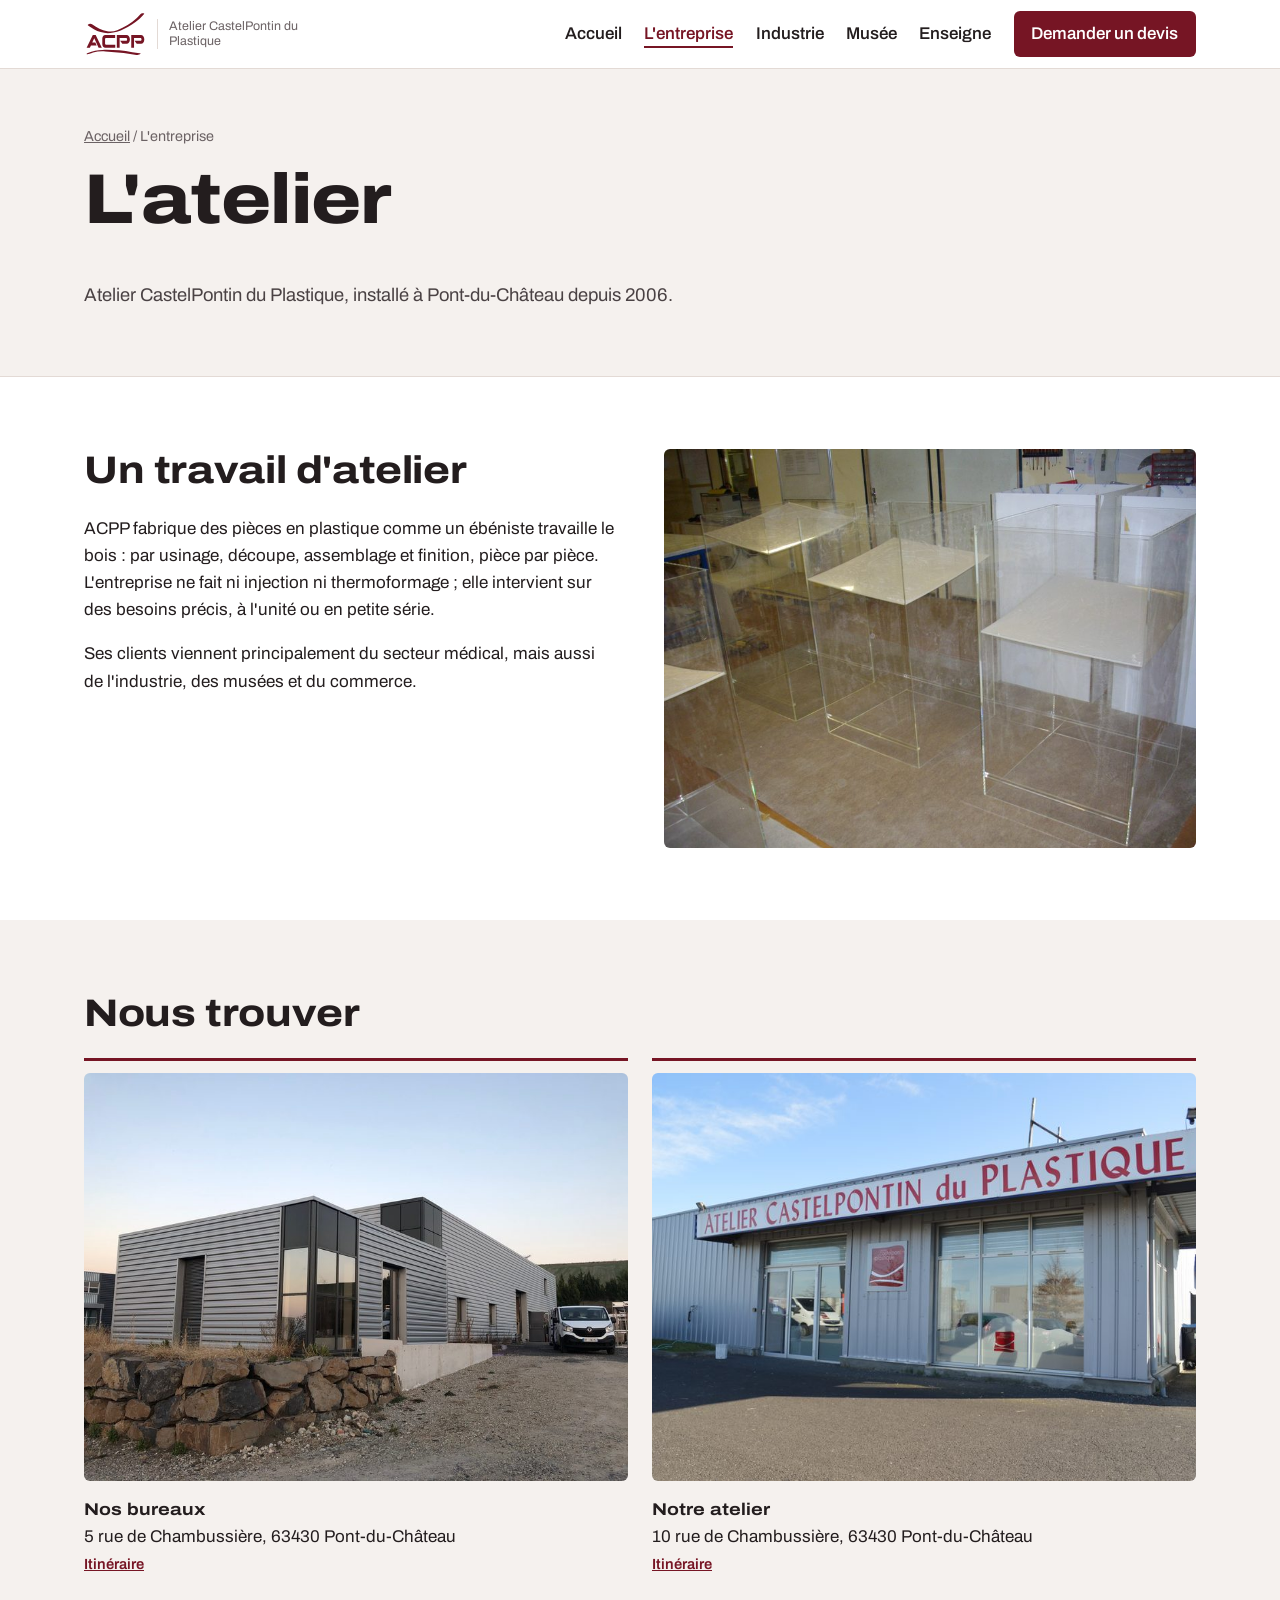
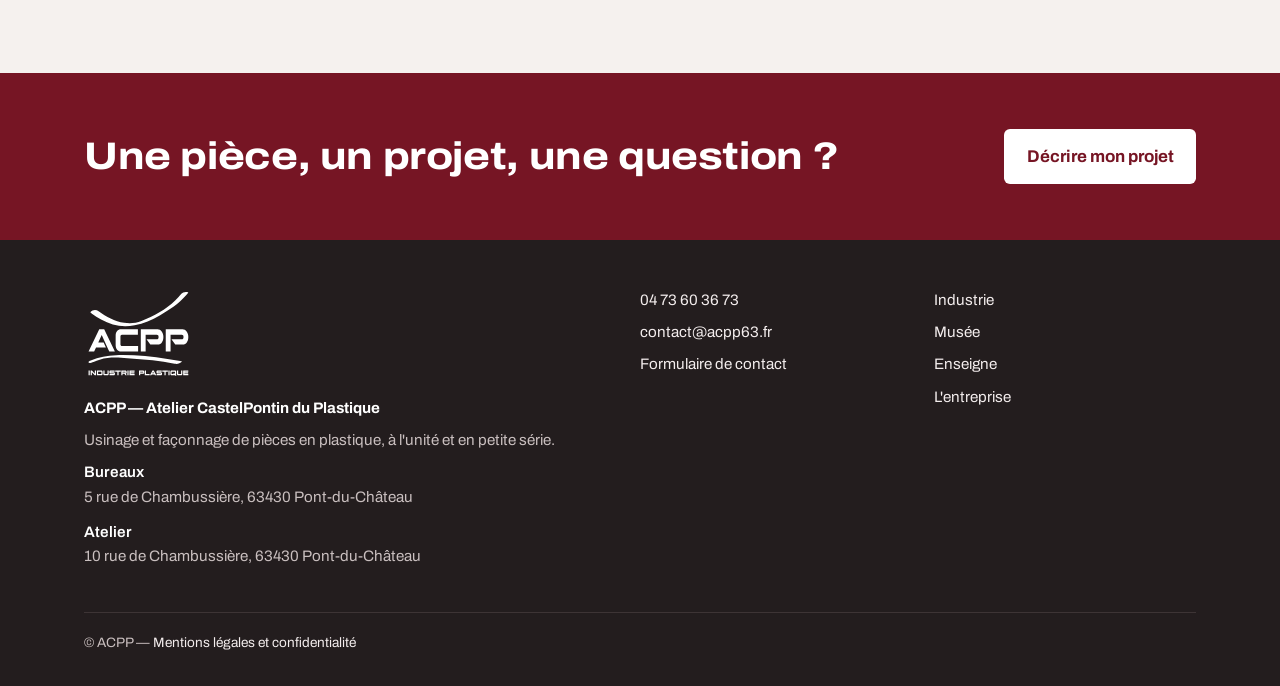
<file: entreprise.html>
<!doctype html>
<html lang="fr">
<head>
<meta charset="utf-8">
<meta name="viewport" content="width=device-width, initial-scale=1">
<title>L'entreprise — ACPP, atelier plastique à Pont-du-Château</title>
<meta name="description" content="ACPP, Atelier CastelPontin du Plastique : un atelier d'usinage et de façonnage plastique installé à Pont-du-Château depuis 2006.">
<link rel="canonical" href="https://acpp63.fr/entreprise.html">
<meta property="og:type" content="website">
<meta property="og:title" content="L'entreprise — ACPP, atelier plastique à Pont-du-Château">
<meta property="og:description" content="ACPP, Atelier CastelPontin du Plastique : un atelier d'usinage et de façonnage plastique installé à Pont-du-Château depuis 2006.">
<meta property="og:url" content="https://acpp63.fr/entreprise.html">
<meta property="og:locale" content="fr_FR">
<meta property="og:image" content="https://acpp63.fr/og-image.png">
<meta name="theme-color" content="#761524">
<link rel="icon" href="favicon.svg" type="image/svg+xml">
<link rel="preconnect" href="https://fonts.googleapis.com"><link rel="preconnect" href="https://fonts.gstatic.com" crossorigin>
<link href="https://fonts.googleapis.com/css2?family=Archivo:wdth,wght@100..125,400..800&display=swap" rel="stylesheet">
<link rel="stylesheet" href="style.css?v=6">

</head>
<body>
<a class="skip" href="#contenu">Aller au contenu</a>
<header class="top"><div class="wrap">
  <a class="logo" href="index.html" aria-label="ACPP, accueil"><img src="logo-mark.svg" alt="ACPP" width="63" height="46"><small>Atelier CastelPontin du Plastique</small></a>
  <button class="menu-btn" aria-expanded="false" aria-controls="nav">Menu</button>
  <nav class="nav" id="nav" aria-label="Navigation principale"><a href="index.html">Accueil</a><a href="entreprise.html" aria-current=page>L'entreprise</a><a href="industrie.html">Industrie</a><a href="musee.html">Musée</a><a href="enseigne.html">Enseigne</a><a class="btn" href="contact.html">Demander un devis</a></nav>
</div></header>
<main id="contenu">
<section class="entete"><div class="wrap"><div class="fil"><a href="index.html">Accueil</a> / L'entreprise</div><h1>L'atelier</h1><p class="lead">Atelier CastelPontin du Plastique, installé à Pont-du-Château depuis 2006.</p></div></section>
<section class="bloc"><div class="wrap deux">
  <div><h2>Un travail d'atelier</h2>
  <p>ACPP fabrique des pièces en plastique comme un ébéniste travaille le bois : par usinage, découpe, assemblage et finition, pièce par pièce. L'entreprise ne fait ni injection ni thermoformage ; elle intervient sur des besoins précis, à l'unité ou en petite série.</p>
  <p>Ses clients viennent principalement du secteur médical, mais aussi de l'industrie, des musées et du commerce.</p></div>
  <figure class="une"><img src="img/socles-vitrines-atelier-800.jpg" srcset="img/socles-vitrines-atelier-800.jpg 800w, img/socles-vitrines-atelier.jpg 1600w" sizes="(max-width:860px) 100vw, 560px" width="800" height="600" alt="Socles et vitrines en plastique transparent en fin de fabrication à l&#x27;atelier" decoding="async"></figure>
</div></section>
<section class="bloc gris"><div class="wrap">
  <h2>Nous trouver</h2>
  <div class="adresses">
    <div class="adresse"><figure class="une"><img src="img/bureaux-800.jpg" srcset="img/bureaux-800.jpg 800w, img/bureaux.jpg 1600w" sizes="(max-width:860px) 100vw, 560px" width="800" height="600" alt="Bâtiment des bureaux d&#x27;ACPP" loading="lazy" decoding="async"></figure><strong>Nos bureaux</strong>5 rue de Chambussière, 63430 Pont-du-Château<br><a href="https://www.google.com/maps/search/?api=1&query=5+rue+de+Chambussière%2C+63430+Pont-du-Château" target="_blank" rel="noopener">Itinéraire</a></div>
    <div class="adresse"><figure class="une"><img src="img/facade-atelier-800.jpg" srcset="img/facade-atelier-800.jpg 800w, img/facade-atelier.jpg 1600w" sizes="(max-width:860px) 100vw, 560px" width="800" height="532" alt="Façade de l&#x27;Atelier CastelPontin du Plastique à Pont-du-Château" loading="lazy" decoding="async"></figure><strong>Notre atelier</strong>10 rue de Chambussière, 63430 Pont-du-Château<br><a href="https://www.google.com/maps/search/?api=1&query=10+rue+de+Chambussière%2C+63430+Pont-du-Château" target="_blank" rel="noopener">Itinéraire</a></div>
  </div>
</div></section>
<section class="appel"><div class="wrap"><h2>Une pièce, un projet, une question&nbsp;?</h2><a class="btn" href="contact.html">Décrire mon projet</a></div></section>
</main>
<footer><div class="wrap">
  <div><img class="logo-pied" src="logo-blanc.svg" alt="ACPP Industrie Plastique" width="109" height="92"><p><strong style="color:#fff">ACPP — Atelier CastelPontin du Plastique</strong></p>
  <p>Usinage et façonnage de pièces en plastique, à l'unité et en petite série.</p>
  <p class="adr"><b>Bureaux</b>5 rue de Chambussière, 63430 Pont-du-Château</p>
  <p class="adr"><b>Atelier</b>10 rue de Chambussière, 63430 Pont-du-Château</p></div>
  <div><p><a href="tel:+33473603673">04 73 60 36 73</a></p><p><a href="mailto:contact@acpp63.fr">contact@acpp63.fr</a></p><p><a href="contact.html">Formulaire de contact</a></p></div>
  <div><p><a href="industrie.html">Industrie</a></p><p><a href="musee.html">Musée</a></p><p><a href="enseigne.html">Enseigne</a></p><p><a href="entreprise.html">L'entreprise</a></p></div>
  <div class="bas">© ACPP — <a href="mentions-legales.html">Mentions légales et confidentialité</a></div>
</div></footer>
<script src="main.js?v=6" defer></script>
</body>
</html>
</file>
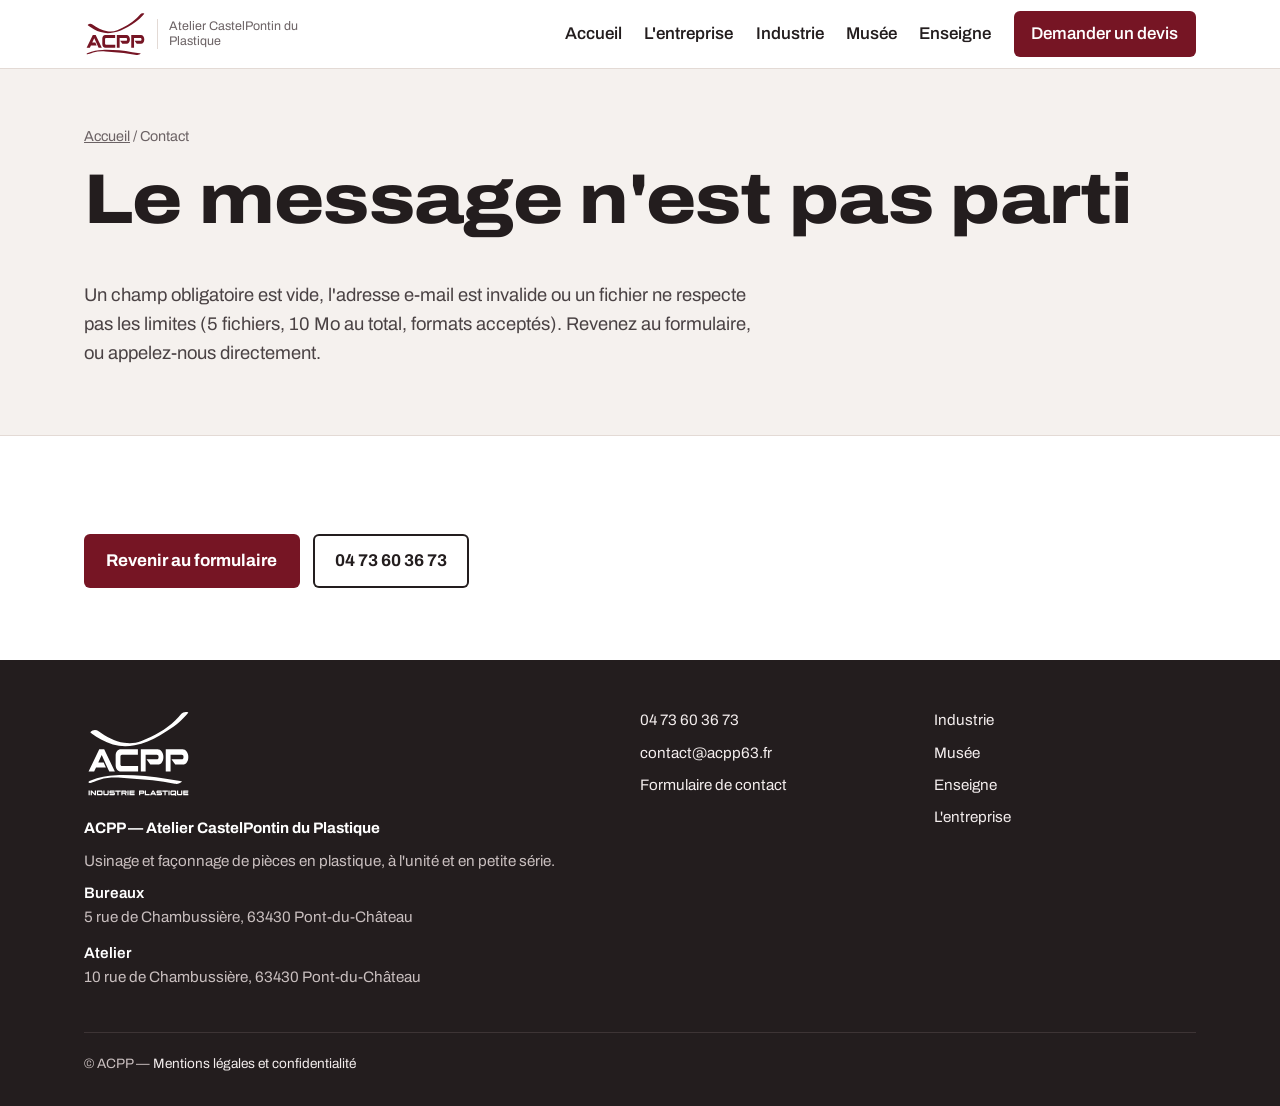
<file: erreur.html>
<!doctype html>
<html lang="fr">
<head>
<meta charset="utf-8">
<meta name="viewport" content="width=device-width, initial-scale=1">
<title>Envoi impossible — ACPP</title>
<meta name="description" content="Le message n'a pas pu être envoyé.">
<link rel="canonical" href="https://acpp63.fr/erreur.html">
<meta property="og:type" content="website">
<meta property="og:title" content="Envoi impossible — ACPP">
<meta property="og:description" content="Le message n'a pas pu être envoyé.">
<meta property="og:url" content="https://acpp63.fr/erreur.html">
<meta property="og:locale" content="fr_FR">
<meta property="og:image" content="https://acpp63.fr/og-image.png">
<meta name="theme-color" content="#761524">
<link rel="icon" href="favicon.svg" type="image/svg+xml">
<link rel="preconnect" href="https://fonts.googleapis.com"><link rel="preconnect" href="https://fonts.gstatic.com" crossorigin>
<link href="https://fonts.googleapis.com/css2?family=Archivo:wdth,wght@100..125,400..800&display=swap" rel="stylesheet">
<link rel="stylesheet" href="style.css?v=6">

</head>
<body>
<a class="skip" href="#contenu">Aller au contenu</a>
<header class="top"><div class="wrap">
  <a class="logo" href="index.html" aria-label="ACPP, accueil"><img src="logo-mark.svg" alt="ACPP" width="63" height="46"><small>Atelier CastelPontin du Plastique</small></a>
  <button class="menu-btn" aria-expanded="false" aria-controls="nav">Menu</button>
  <nav class="nav" id="nav" aria-label="Navigation principale"><a href="index.html">Accueil</a><a href="entreprise.html">L'entreprise</a><a href="industrie.html">Industrie</a><a href="musee.html">Musée</a><a href="enseigne.html">Enseigne</a><a class="btn" href="contact.html">Demander un devis</a></nav>
</div></header>
<main id="contenu">
<section class="entete"><div class="wrap"><div class="fil"><a href="index.html">Accueil</a> / Contact</div><h1>Le message n'est pas parti</h1><p class="lead">Un champ obligatoire est vide, l'adresse e-mail est invalide ou un fichier ne respecte pas les limites (5 fichiers, 10 Mo au total, formats acceptés). Revenez au formulaire, ou appelez-nous directement.</p></div></section><section class="bloc"><div class="wrap actions"><a class="btn" href="contact.html">Revenir au formulaire</a><a class="btn ghost" href="tel:+33473603673">04 73 60 36 73</a></div></section>
</main>
<footer><div class="wrap">
  <div><img class="logo-pied" src="logo-blanc.svg" alt="ACPP Industrie Plastique" width="109" height="92"><p><strong style="color:#fff">ACPP — Atelier CastelPontin du Plastique</strong></p>
  <p>Usinage et façonnage de pièces en plastique, à l'unité et en petite série.</p>
  <p class="adr"><b>Bureaux</b>5 rue de Chambussière, 63430 Pont-du-Château</p>
  <p class="adr"><b>Atelier</b>10 rue de Chambussière, 63430 Pont-du-Château</p></div>
  <div><p><a href="tel:+33473603673">04 73 60 36 73</a></p><p><a href="mailto:contact@acpp63.fr">contact@acpp63.fr</a></p><p><a href="contact.html">Formulaire de contact</a></p></div>
  <div><p><a href="industrie.html">Industrie</a></p><p><a href="musee.html">Musée</a></p><p><a href="enseigne.html">Enseigne</a></p><p><a href="entreprise.html">L'entreprise</a></p></div>
  <div class="bas">© ACPP — <a href="mentions-legales.html">Mentions légales et confidentialité</a></div>
</div></footer>
<script src="main.js?v=6" defer></script>
</body>
</html>
</file>
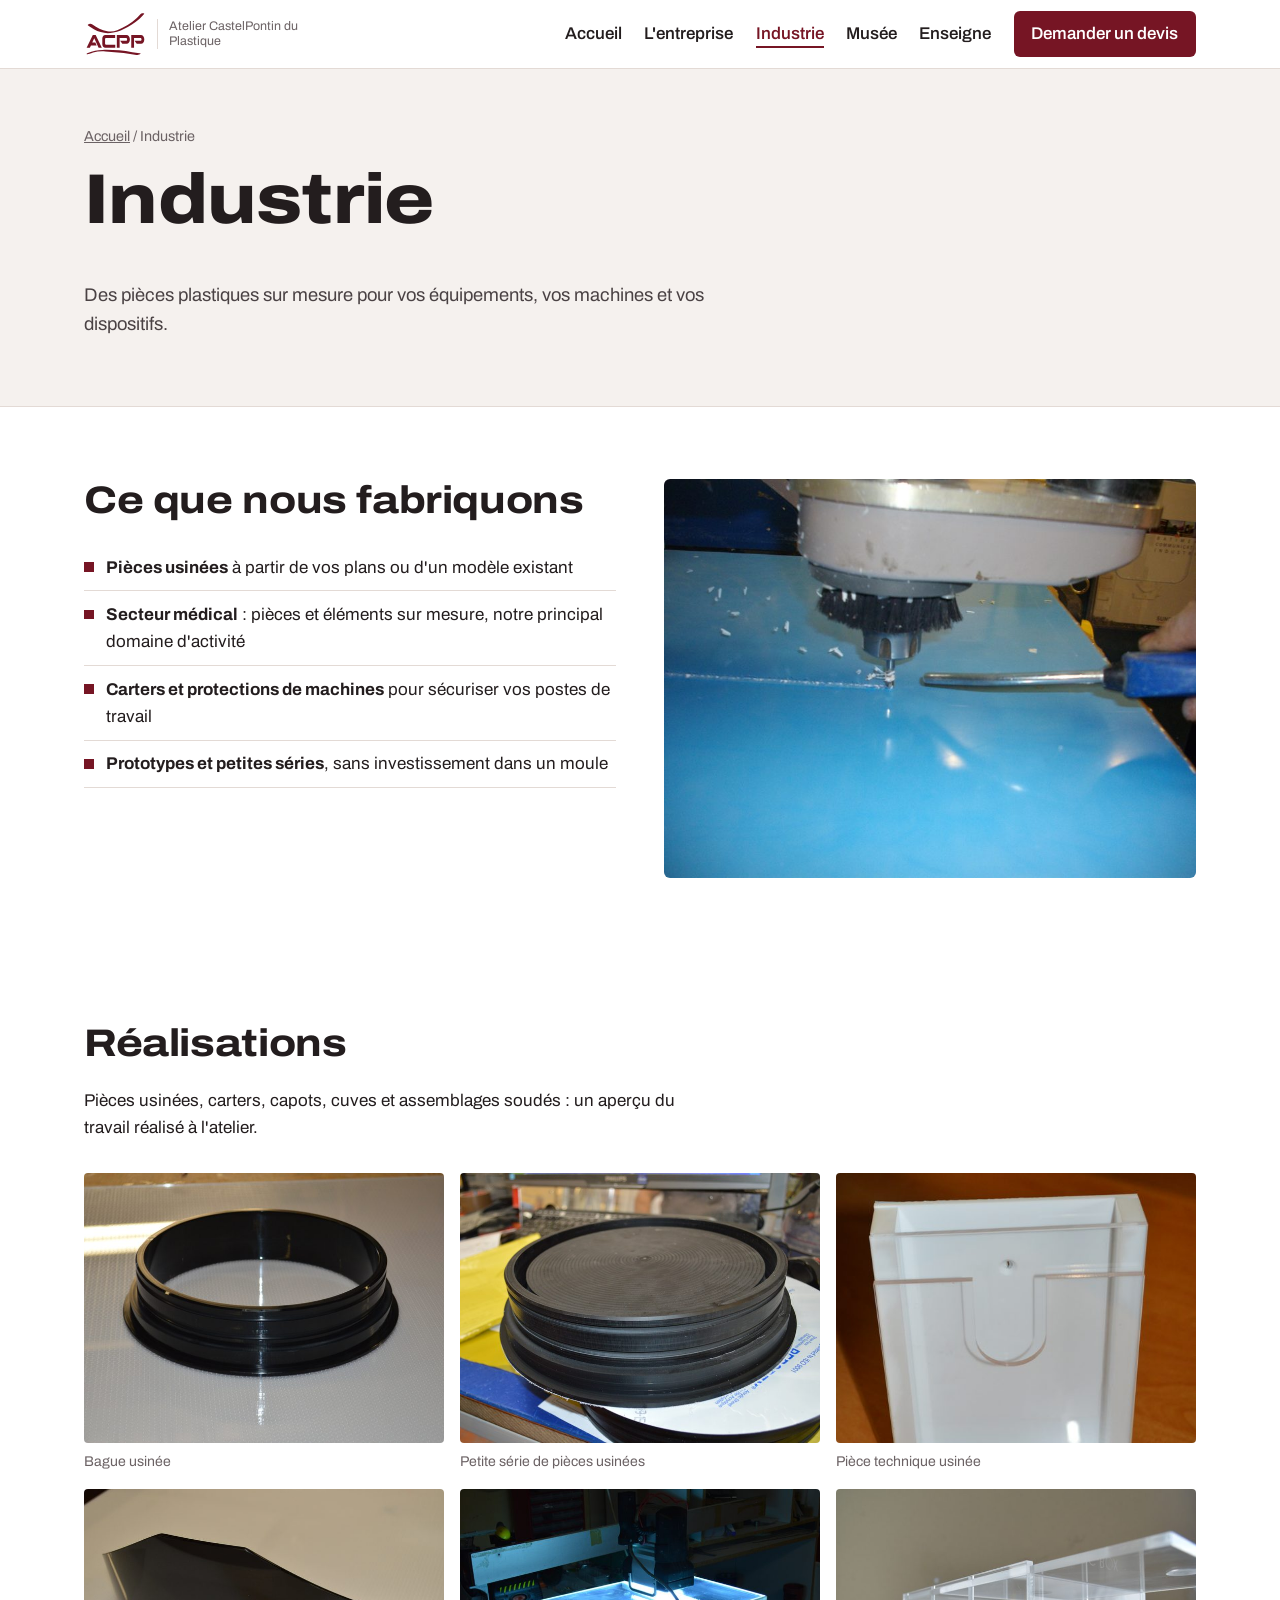
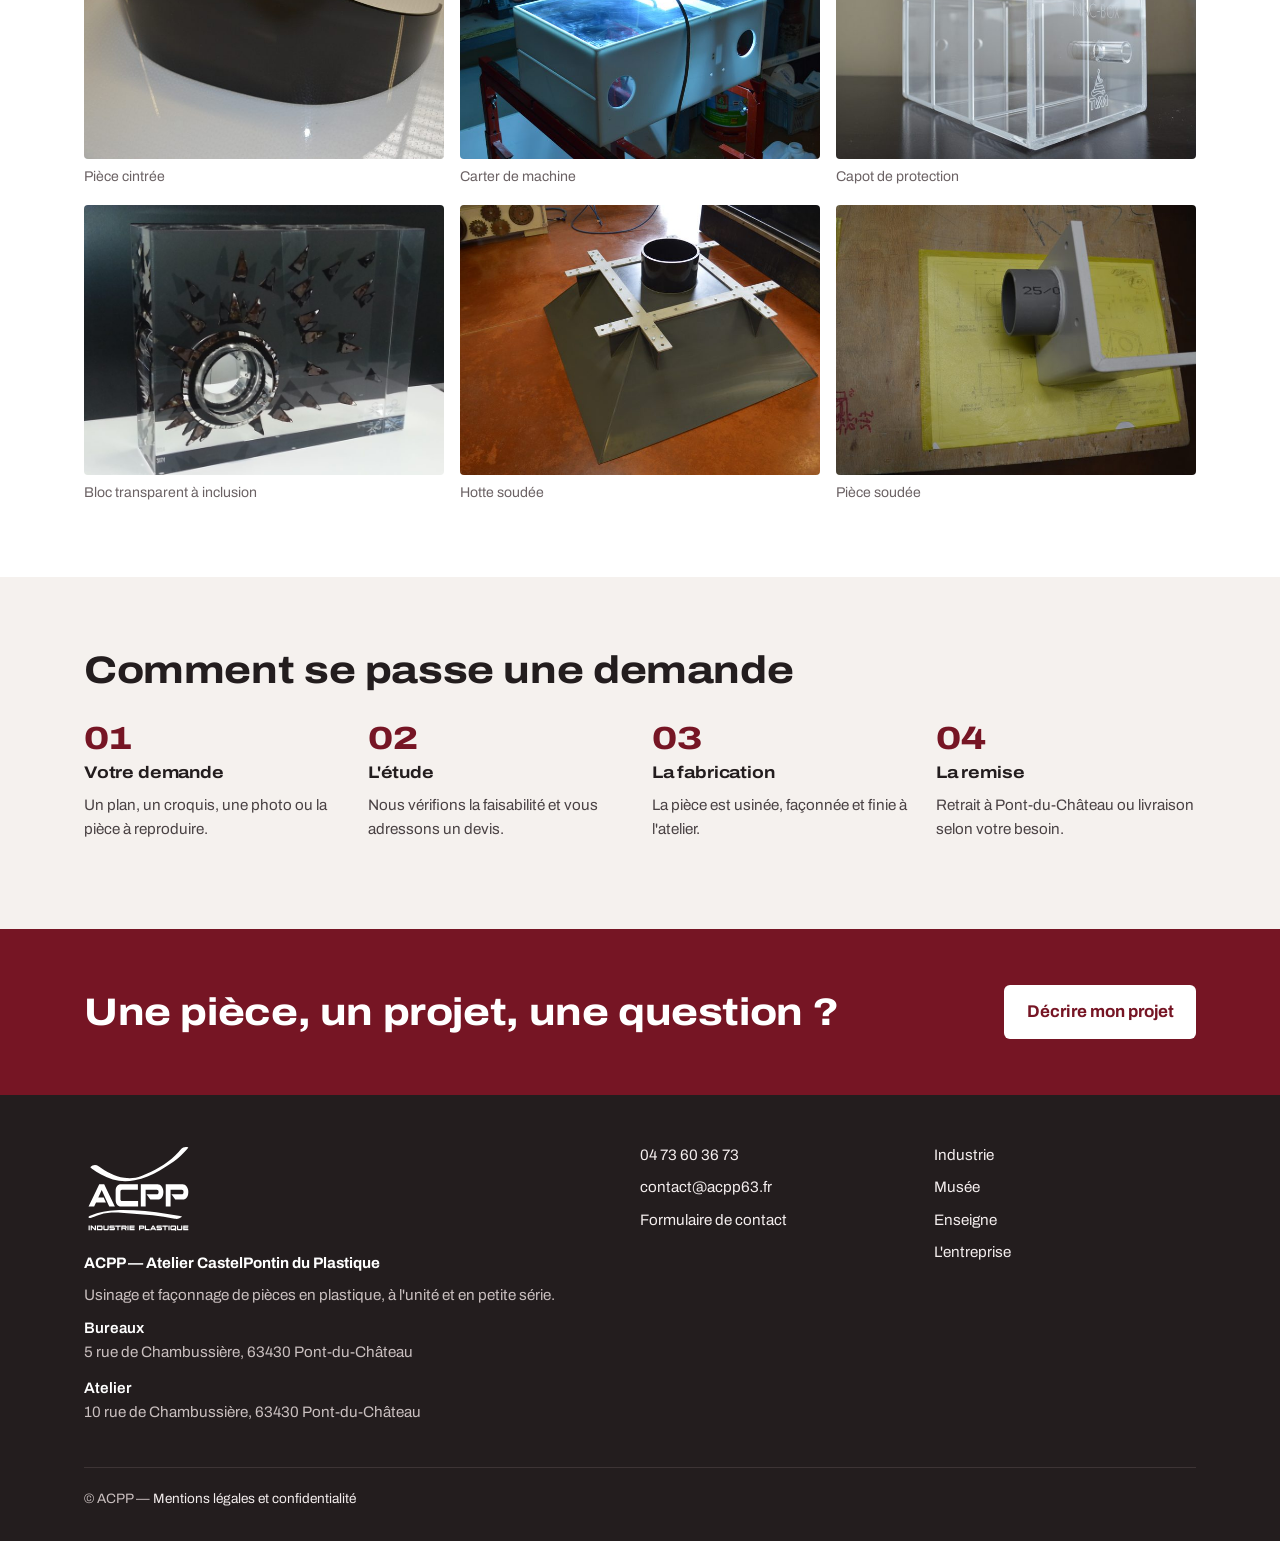
<file: industrie.html>
<!doctype html>
<html lang="fr">
<head>
<meta charset="utf-8">
<meta name="viewport" content="width=device-width, initial-scale=1">
<title>Industrie — pièces plastiques usinées sur mesure | ACPP</title>
<meta name="description" content="Pièces plastiques usinées à l'unité et en petite série pour l'industrie et le médical, carters et protections de machines. Atelier ACPP à Pont-du-Château (63).">
<link rel="canonical" href="https://acpp63.fr/industrie.html">
<meta property="og:type" content="website">
<meta property="og:title" content="Industrie — pièces plastiques usinées sur mesure | ACPP">
<meta property="og:description" content="Pièces plastiques usinées à l'unité et en petite série pour l'industrie et le médical, carters et protections de machines. Atelier ACPP à Pont-du-Château (63).">
<meta property="og:url" content="https://acpp63.fr/industrie.html">
<meta property="og:locale" content="fr_FR">
<meta property="og:image" content="https://acpp63.fr/og-image.png">
<meta name="theme-color" content="#761524">
<link rel="icon" href="favicon.svg" type="image/svg+xml">
<link rel="preconnect" href="https://fonts.googleapis.com"><link rel="preconnect" href="https://fonts.gstatic.com" crossorigin>
<link href="https://fonts.googleapis.com/css2?family=Archivo:wdth,wght@100..125,400..800&display=swap" rel="stylesheet">
<link rel="stylesheet" href="style.css?v=6">

</head>
<body>
<a class="skip" href="#contenu">Aller au contenu</a>
<header class="top"><div class="wrap">
  <a class="logo" href="index.html" aria-label="ACPP, accueil"><img src="logo-mark.svg" alt="ACPP" width="63" height="46"><small>Atelier CastelPontin du Plastique</small></a>
  <button class="menu-btn" aria-expanded="false" aria-controls="nav">Menu</button>
  <nav class="nav" id="nav" aria-label="Navigation principale"><a href="index.html">Accueil</a><a href="entreprise.html">L'entreprise</a><a href="industrie.html" aria-current=page>Industrie</a><a href="musee.html">Musée</a><a href="enseigne.html">Enseigne</a><a class="btn" href="contact.html">Demander un devis</a></nav>
</div></header>
<main id="contenu">
<section class="entete"><div class="wrap"><div class="fil"><a href="index.html">Accueil</a> / Industrie</div><h1>Industrie</h1><p class="lead">Des pièces plastiques sur mesure pour vos équipements, vos machines et vos dispositifs.</p></div></section>
<section class="bloc"><div class="wrap deux">
  <div><h2>Ce que nous fabriquons</h2>
  <ul class="liste">
    <li><strong>Pièces usinées</strong> à partir de vos plans ou d'un modèle existant</li>
    <li><strong>Secteur médical</strong> : pièces et éléments sur mesure, notre principal domaine d'activité</li>
    <li><strong>Carters et protections de machines</strong> pour sécuriser vos postes de travail</li>
    <li><strong>Prototypes et petites séries</strong>, sans investissement dans un moule</li>
  </ul></div>
  <figure class="une"><img src="img/usinage-fraise-800.jpg" srcset="img/usinage-fraise-800.jpg 800w, img/usinage-fraise.jpg 1600w" sizes="(max-width:860px) 100vw, 560px" width="800" height="600" alt="Fraise d&#x27;usinage en train de travailler une plaque de plastique" decoding="async"></figure>
</div></section>
<section class="bloc"><div class="wrap"><h2>Réalisations</h2><p>Pièces usinées, carters, capots, cuves et assemblages soudés : un aperçu du travail réalisé à l'atelier.</p>
<div class="galerie">
<figure><a class="zoom" href="img/piece-usinee-bague.jpg" data-legende="Bague usinée"><img src="img/piece-usinee-bague-800.jpg" srcset="img/piece-usinee-bague-800.jpg 800w, img/piece-usinee-bague.jpg 1600w" sizes="(max-width:640px) 50vw, (max-width:1150px) 33vw, 380px" width="800" height="532" alt="Bague en plastique noir usinée sur mesure" loading="lazy" decoding="async"></a><figcaption>Bague usinée</figcaption></figure>
<figure><a class="zoom" href="img/pieces-usinees-rondelles.jpg" data-legende="Petite série de pièces usinées"><img src="img/pieces-usinees-rondelles-800.jpg" srcset="img/pieces-usinees-rondelles-800.jpg 800w, img/pieces-usinees-rondelles.jpg 1600w" sizes="(max-width:640px) 50vw, (max-width:1150px) 33vw, 380px" width="800" height="532" alt="Série de pièces rondes usinées dans un plastique technique noir" loading="lazy" decoding="async"></a><figcaption>Petite série de pièces usinées</figcaption></figure>
<figure><a class="zoom" href="img/piece-usinee-blanche.jpg" data-legende="Pièce technique usinée"><img src="img/piece-usinee-blanche-800.jpg" srcset="img/piece-usinee-blanche-800.jpg 532w, img/piece-usinee-blanche.jpg 1064w" sizes="(max-width:640px) 50vw, (max-width:1150px) 33vw, 380px" width="532" height="800" alt="Pièce blanche usinée avec perçage et découpe" loading="lazy" decoding="async"></a><figcaption>Pièce technique usinée</figcaption></figure>
<figure><a class="zoom" href="img/piece-cintree.jpg" data-legende="Pièce cintrée"><img src="img/piece-cintree-800.jpg" srcset="img/piece-cintree-800.jpg 800w, img/piece-cintree.jpg 1600w" sizes="(max-width:640px) 50vw, (max-width:1150px) 33vw, 380px" width="800" height="532" alt="Pièce en plastique noir cintrée et façonnée" loading="lazy" decoding="async"></a><figcaption>Pièce cintrée</figcaption></figure>
<figure><a class="zoom" href="img/carter-machine.jpg" data-legende="Carter de machine"><img src="img/carter-machine-800.jpg" srcset="img/carter-machine-800.jpg 800w, img/carter-machine.jpg 1600w" sizes="(max-width:640px) 50vw, (max-width:1150px) 33vw, 380px" width="800" height="532" alt="Carter de protection transparent monté sur une machine" loading="lazy" decoding="async"></a><figcaption>Carter de machine</figcaption></figure>
<figure><a class="zoom" href="img/capot-transparent.jpg" data-legende="Capot de protection"><img src="img/capot-transparent-800.jpg" srcset="img/capot-transparent-800.jpg 800w, img/capot-transparent.jpg 1600w" sizes="(max-width:640px) 50vw, (max-width:1150px) 33vw, 380px" width="800" height="532" alt="Capot de protection en plastique transparent avec charnière" loading="lazy" decoding="async"></a><figcaption>Capot de protection</figcaption></figure>
<figure><a class="zoom" href="img/bloc-inclusion.jpg" data-legende="Bloc transparent à inclusion"><img src="img/bloc-inclusion-800.jpg" srcset="img/bloc-inclusion-800.jpg 800w, img/bloc-inclusion.jpg 1600w" sizes="(max-width:640px) 50vw, (max-width:1150px) 33vw, 380px" width="800" height="600" alt="Bloc en plastique transparent massif avec pièces mécaniques en inclusion" loading="lazy" decoding="async"></a><figcaption>Bloc transparent à inclusion</figcaption></figure>
<figure><a class="zoom" href="img/hotte-soudee.jpg" data-legende="Hotte soudée"><img src="img/hotte-soudee-800.jpg" srcset="img/hotte-soudee-800.jpg 800w, img/hotte-soudee.jpg 1600w" sizes="(max-width:640px) 50vw, (max-width:1150px) 33vw, 380px" width="800" height="532" alt="Hotte en plastique soudé avec sa bride de raccordement" loading="lazy" decoding="async"></a><figcaption>Hotte soudée</figcaption></figure>
<figure><a class="zoom" href="img/piece-soudee.jpg" data-legende="Pièce soudée"><img src="img/piece-soudee-800.jpg" srcset="img/piece-soudee-800.jpg 800w, img/piece-soudee.jpg 1600w" sizes="(max-width:640px) 50vw, (max-width:1150px) 33vw, 380px" width="800" height="532" alt="Pièce en plastique soudée posée sur son plan de fabrication" loading="lazy" decoding="async"></a><figcaption>Pièce soudée</figcaption></figure>
</div>
</div></section>
<section class="bloc gris"><div class="wrap"><h2>Comment se passe une demande</h2><div class="etapes">
  <div class="etape"><h3>Votre demande</h3><p>Un plan, un croquis, une photo ou la pièce à reproduire.</p></div>
  <div class="etape"><h3>L'étude</h3><p>Nous vérifions la faisabilité et vous adressons un devis.</p></div>
  <div class="etape"><h3>La fabrication</h3><p>La pièce est usinée, façonnée et finie à l'atelier.</p></div>
  <div class="etape"><h3>La remise</h3><p>Retrait à Pont-du-Château ou livraison selon votre besoin.</p></div>
</div></div></section>
<section class="appel"><div class="wrap"><h2>Une pièce, un projet, une question&nbsp;?</h2><a class="btn" href="contact.html">Décrire mon projet</a></div></section>
</main>
<footer><div class="wrap">
  <div><img class="logo-pied" src="logo-blanc.svg" alt="ACPP Industrie Plastique" width="109" height="92"><p><strong style="color:#fff">ACPP — Atelier CastelPontin du Plastique</strong></p>
  <p>Usinage et façonnage de pièces en plastique, à l'unité et en petite série.</p>
  <p class="adr"><b>Bureaux</b>5 rue de Chambussière, 63430 Pont-du-Château</p>
  <p class="adr"><b>Atelier</b>10 rue de Chambussière, 63430 Pont-du-Château</p></div>
  <div><p><a href="tel:+33473603673">04 73 60 36 73</a></p><p><a href="mailto:contact@acpp63.fr">contact@acpp63.fr</a></p><p><a href="contact.html">Formulaire de contact</a></p></div>
  <div><p><a href="industrie.html">Industrie</a></p><p><a href="musee.html">Musée</a></p><p><a href="enseigne.html">Enseigne</a></p><p><a href="entreprise.html">L'entreprise</a></p></div>
  <div class="bas">© ACPP — <a href="mentions-legales.html">Mentions légales et confidentialité</a></div>
</div></footer>
<script src="main.js?v=6" defer></script>
</body>
</html>
</file>
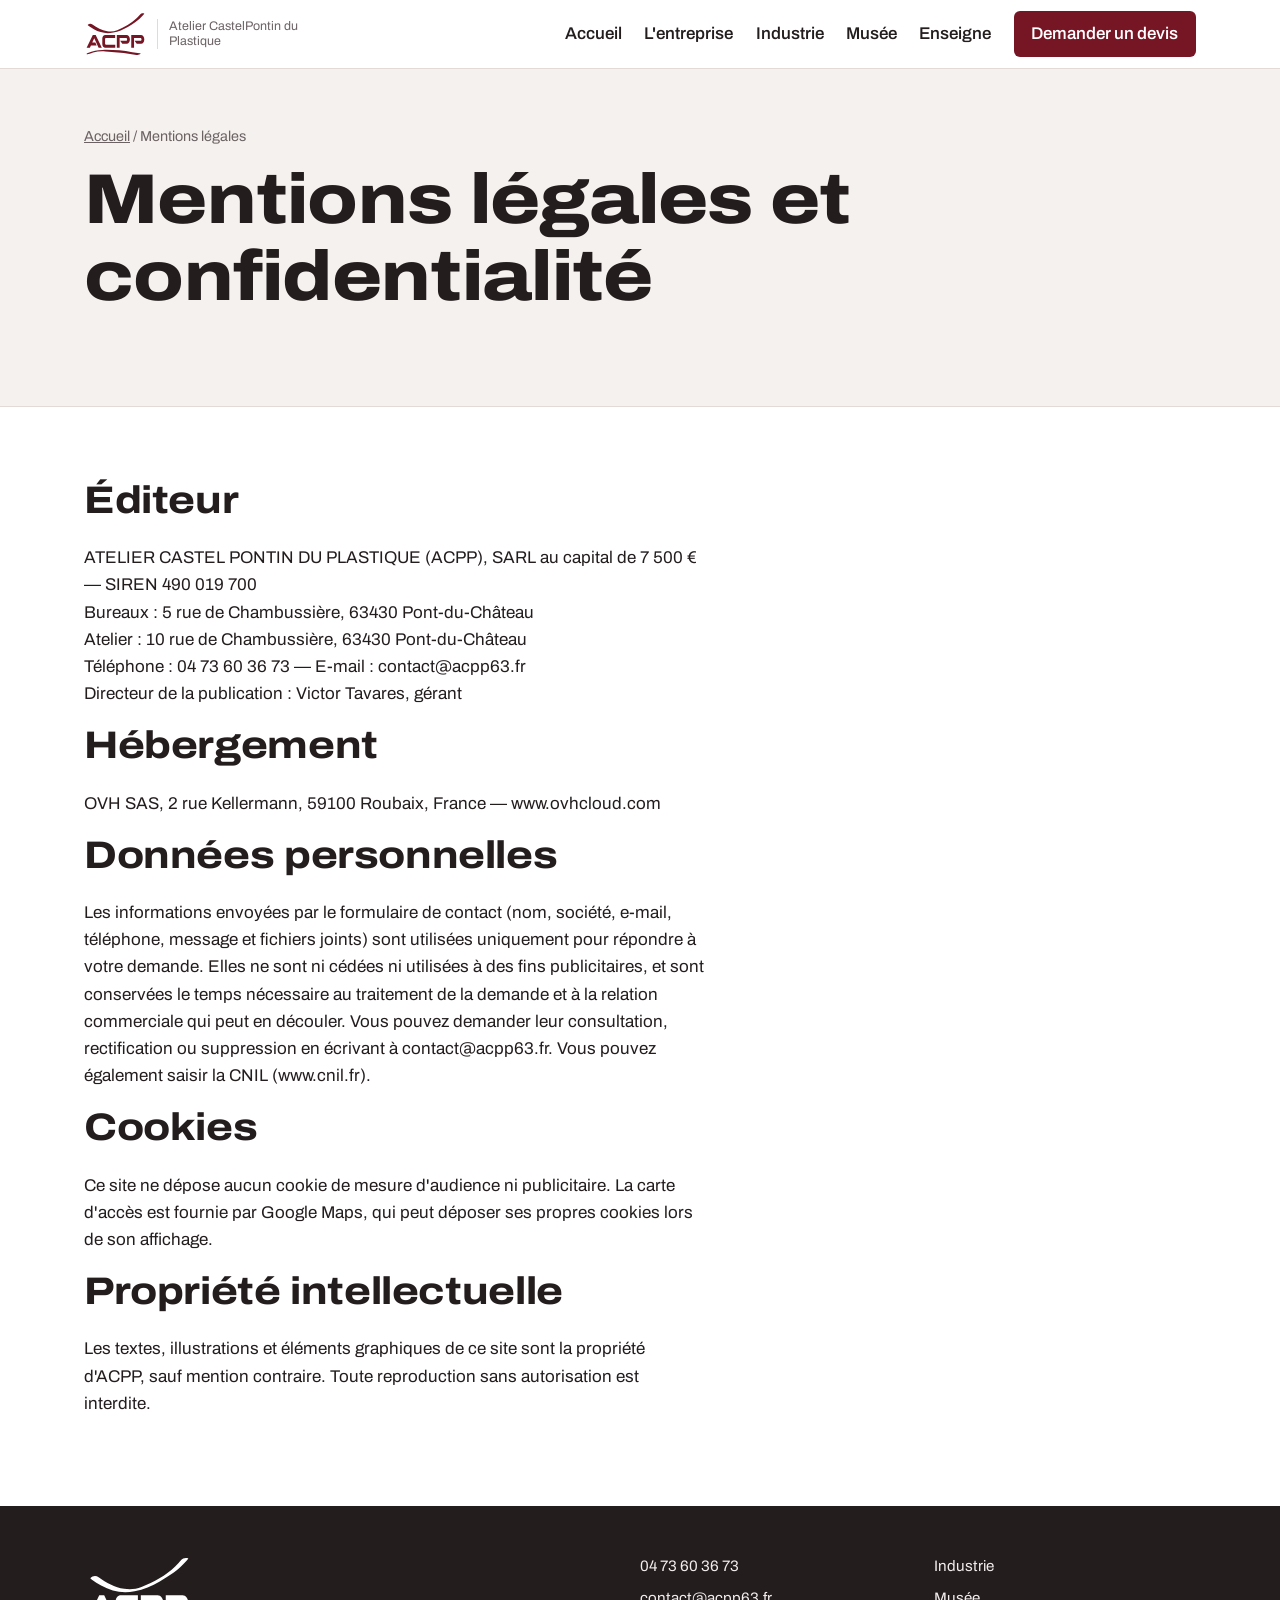
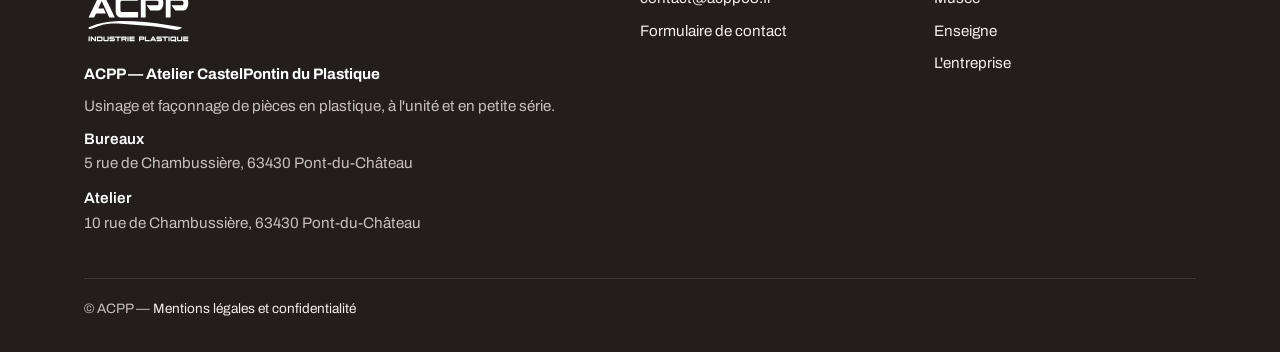
<file: mentions-legales.html>
<!doctype html>
<html lang="fr">
<head>
<meta charset="utf-8">
<meta name="viewport" content="width=device-width, initial-scale=1">
<title>Mentions légales — ACPP</title>
<meta name="description" content="Mentions légales et politique de confidentialité du site acpp63.fr.">
<link rel="canonical" href="https://acpp63.fr/mentions-legales.html">
<meta property="og:type" content="website">
<meta property="og:title" content="Mentions légales — ACPP">
<meta property="og:description" content="Mentions légales et politique de confidentialité du site acpp63.fr.">
<meta property="og:url" content="https://acpp63.fr/mentions-legales.html">
<meta property="og:locale" content="fr_FR">
<meta property="og:image" content="https://acpp63.fr/og-image.png">
<meta name="theme-color" content="#761524">
<link rel="icon" href="favicon.svg" type="image/svg+xml">
<link rel="preconnect" href="https://fonts.googleapis.com"><link rel="preconnect" href="https://fonts.gstatic.com" crossorigin>
<link href="https://fonts.googleapis.com/css2?family=Archivo:wdth,wght@100..125,400..800&display=swap" rel="stylesheet">
<link rel="stylesheet" href="style.css?v=6">

</head>
<body>
<a class="skip" href="#contenu">Aller au contenu</a>
<header class="top"><div class="wrap">
  <a class="logo" href="index.html" aria-label="ACPP, accueil"><img src="logo-mark.svg" alt="ACPP" width="63" height="46"><small>Atelier CastelPontin du Plastique</small></a>
  <button class="menu-btn" aria-expanded="false" aria-controls="nav">Menu</button>
  <nav class="nav" id="nav" aria-label="Navigation principale"><a href="index.html">Accueil</a><a href="entreprise.html">L'entreprise</a><a href="industrie.html">Industrie</a><a href="musee.html">Musée</a><a href="enseigne.html">Enseigne</a><a class="btn" href="contact.html">Demander un devis</a></nav>
</div></header>
<main id="contenu">
<section class="entete"><div class="wrap"><div class="fil"><a href="index.html">Accueil</a> / Mentions légales</div><h1>Mentions légales et confidentialité</h1><p class="lead"></p></div></section>
<section class="bloc"><div class="wrap">
<h2>Éditeur</h2>
<p>ATELIER CASTEL PONTIN DU PLASTIQUE (ACPP), SARL au capital de 7 500 € — SIREN 490 019 700<br>Bureaux : 5 rue de Chambussière, 63430 Pont-du-Château<br>Atelier : 10 rue de Chambussière, 63430 Pont-du-Château<br>Téléphone : 04 73 60 36 73 — E-mail : contact@acpp63.fr<br>Directeur de la publication : Victor Tavares, gérant</p>
<h2>Hébergement</h2>
<p>OVH SAS, 2 rue Kellermann, 59100 Roubaix, France — www.ovhcloud.com</p>
<h2>Données personnelles</h2>
<p>Les informations envoyées par le formulaire de contact (nom, société, e-mail, téléphone, message et fichiers joints) sont utilisées uniquement pour répondre à votre demande. Elles ne sont ni cédées ni utilisées à des fins publicitaires, et sont conservées le temps nécessaire au traitement de la demande et à la relation commerciale qui peut en découler. Vous pouvez demander leur consultation, rectification ou suppression en écrivant à contact@acpp63.fr. Vous pouvez également saisir la CNIL (www.cnil.fr).</p>
<h2>Cookies</h2>
<p>Ce site ne dépose aucun cookie de mesure d'audience ni publicitaire. La carte d'accès est fournie par Google Maps, qui peut déposer ses propres cookies lors de son affichage.</p>
<h2>Propriété intellectuelle</h2>
<p>Les textes, illustrations et éléments graphiques de ce site sont la propriété d'ACPP, sauf mention contraire. Toute reproduction sans autorisation est interdite.</p>
</div></section>
</main>
<footer><div class="wrap">
  <div><img class="logo-pied" src="logo-blanc.svg" alt="ACPP Industrie Plastique" width="109" height="92"><p><strong style="color:#fff">ACPP — Atelier CastelPontin du Plastique</strong></p>
  <p>Usinage et façonnage de pièces en plastique, à l'unité et en petite série.</p>
  <p class="adr"><b>Bureaux</b>5 rue de Chambussière, 63430 Pont-du-Château</p>
  <p class="adr"><b>Atelier</b>10 rue de Chambussière, 63430 Pont-du-Château</p></div>
  <div><p><a href="tel:+33473603673">04 73 60 36 73</a></p><p><a href="mailto:contact@acpp63.fr">contact@acpp63.fr</a></p><p><a href="contact.html">Formulaire de contact</a></p></div>
  <div><p><a href="industrie.html">Industrie</a></p><p><a href="musee.html">Musée</a></p><p><a href="enseigne.html">Enseigne</a></p><p><a href="entreprise.html">L'entreprise</a></p></div>
  <div class="bas">© ACPP — <a href="mentions-legales.html">Mentions légales et confidentialité</a></div>
</div></footer>
<script src="main.js?v=6" defer></script>
</body>
</html>
</file>
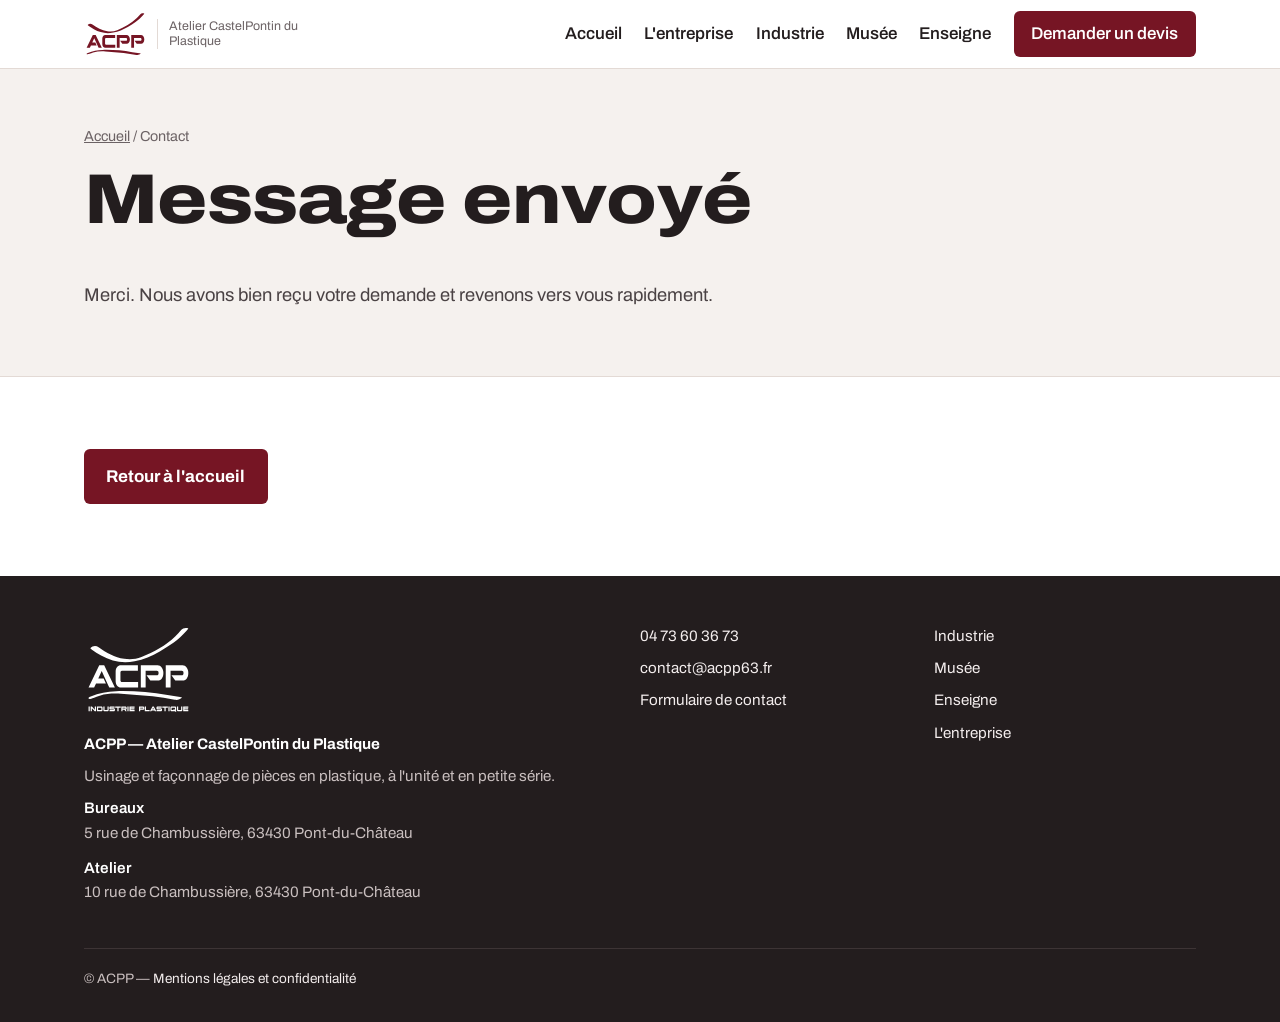
<file: merci.html>
<!doctype html>
<html lang="fr">
<head>
<meta charset="utf-8">
<meta name="viewport" content="width=device-width, initial-scale=1">
<title>Message envoyé — ACPP</title>
<meta name="description" content="Votre message a bien été envoyé à ACPP.">
<link rel="canonical" href="https://acpp63.fr/merci.html">
<meta property="og:type" content="website">
<meta property="og:title" content="Message envoyé — ACPP">
<meta property="og:description" content="Votre message a bien été envoyé à ACPP.">
<meta property="og:url" content="https://acpp63.fr/merci.html">
<meta property="og:locale" content="fr_FR">
<meta property="og:image" content="https://acpp63.fr/og-image.png">
<meta name="theme-color" content="#761524">
<link rel="icon" href="favicon.svg" type="image/svg+xml">
<link rel="preconnect" href="https://fonts.googleapis.com"><link rel="preconnect" href="https://fonts.gstatic.com" crossorigin>
<link href="https://fonts.googleapis.com/css2?family=Archivo:wdth,wght@100..125,400..800&display=swap" rel="stylesheet">
<link rel="stylesheet" href="style.css?v=6">

</head>
<body>
<a class="skip" href="#contenu">Aller au contenu</a>
<header class="top"><div class="wrap">
  <a class="logo" href="index.html" aria-label="ACPP, accueil"><img src="logo-mark.svg" alt="ACPP" width="63" height="46"><small>Atelier CastelPontin du Plastique</small></a>
  <button class="menu-btn" aria-expanded="false" aria-controls="nav">Menu</button>
  <nav class="nav" id="nav" aria-label="Navigation principale"><a href="index.html">Accueil</a><a href="entreprise.html">L'entreprise</a><a href="industrie.html">Industrie</a><a href="musee.html">Musée</a><a href="enseigne.html">Enseigne</a><a class="btn" href="contact.html">Demander un devis</a></nav>
</div></header>
<main id="contenu">
<section class="entete"><div class="wrap"><div class="fil"><a href="index.html">Accueil</a> / Contact</div><h1>Message envoyé</h1><p class="lead">Merci. Nous avons bien reçu votre demande et revenons vers vous rapidement.</p></div></section><section class="bloc"><div class="wrap"><a class="btn" href="index.html">Retour à l'accueil</a></div></section>
</main>
<footer><div class="wrap">
  <div><img class="logo-pied" src="logo-blanc.svg" alt="ACPP Industrie Plastique" width="109" height="92"><p><strong style="color:#fff">ACPP — Atelier CastelPontin du Plastique</strong></p>
  <p>Usinage et façonnage de pièces en plastique, à l'unité et en petite série.</p>
  <p class="adr"><b>Bureaux</b>5 rue de Chambussière, 63430 Pont-du-Château</p>
  <p class="adr"><b>Atelier</b>10 rue de Chambussière, 63430 Pont-du-Château</p></div>
  <div><p><a href="tel:+33473603673">04 73 60 36 73</a></p><p><a href="mailto:contact@acpp63.fr">contact@acpp63.fr</a></p><p><a href="contact.html">Formulaire de contact</a></p></div>
  <div><p><a href="industrie.html">Industrie</a></p><p><a href="musee.html">Musée</a></p><p><a href="enseigne.html">Enseigne</a></p><p><a href="entreprise.html">L'entreprise</a></p></div>
  <div class="bas">© ACPP — <a href="mentions-legales.html">Mentions légales et confidentialité</a></div>
</div></footer>
<script src="main.js?v=6" defer></script>
</body>
</html>
</file>
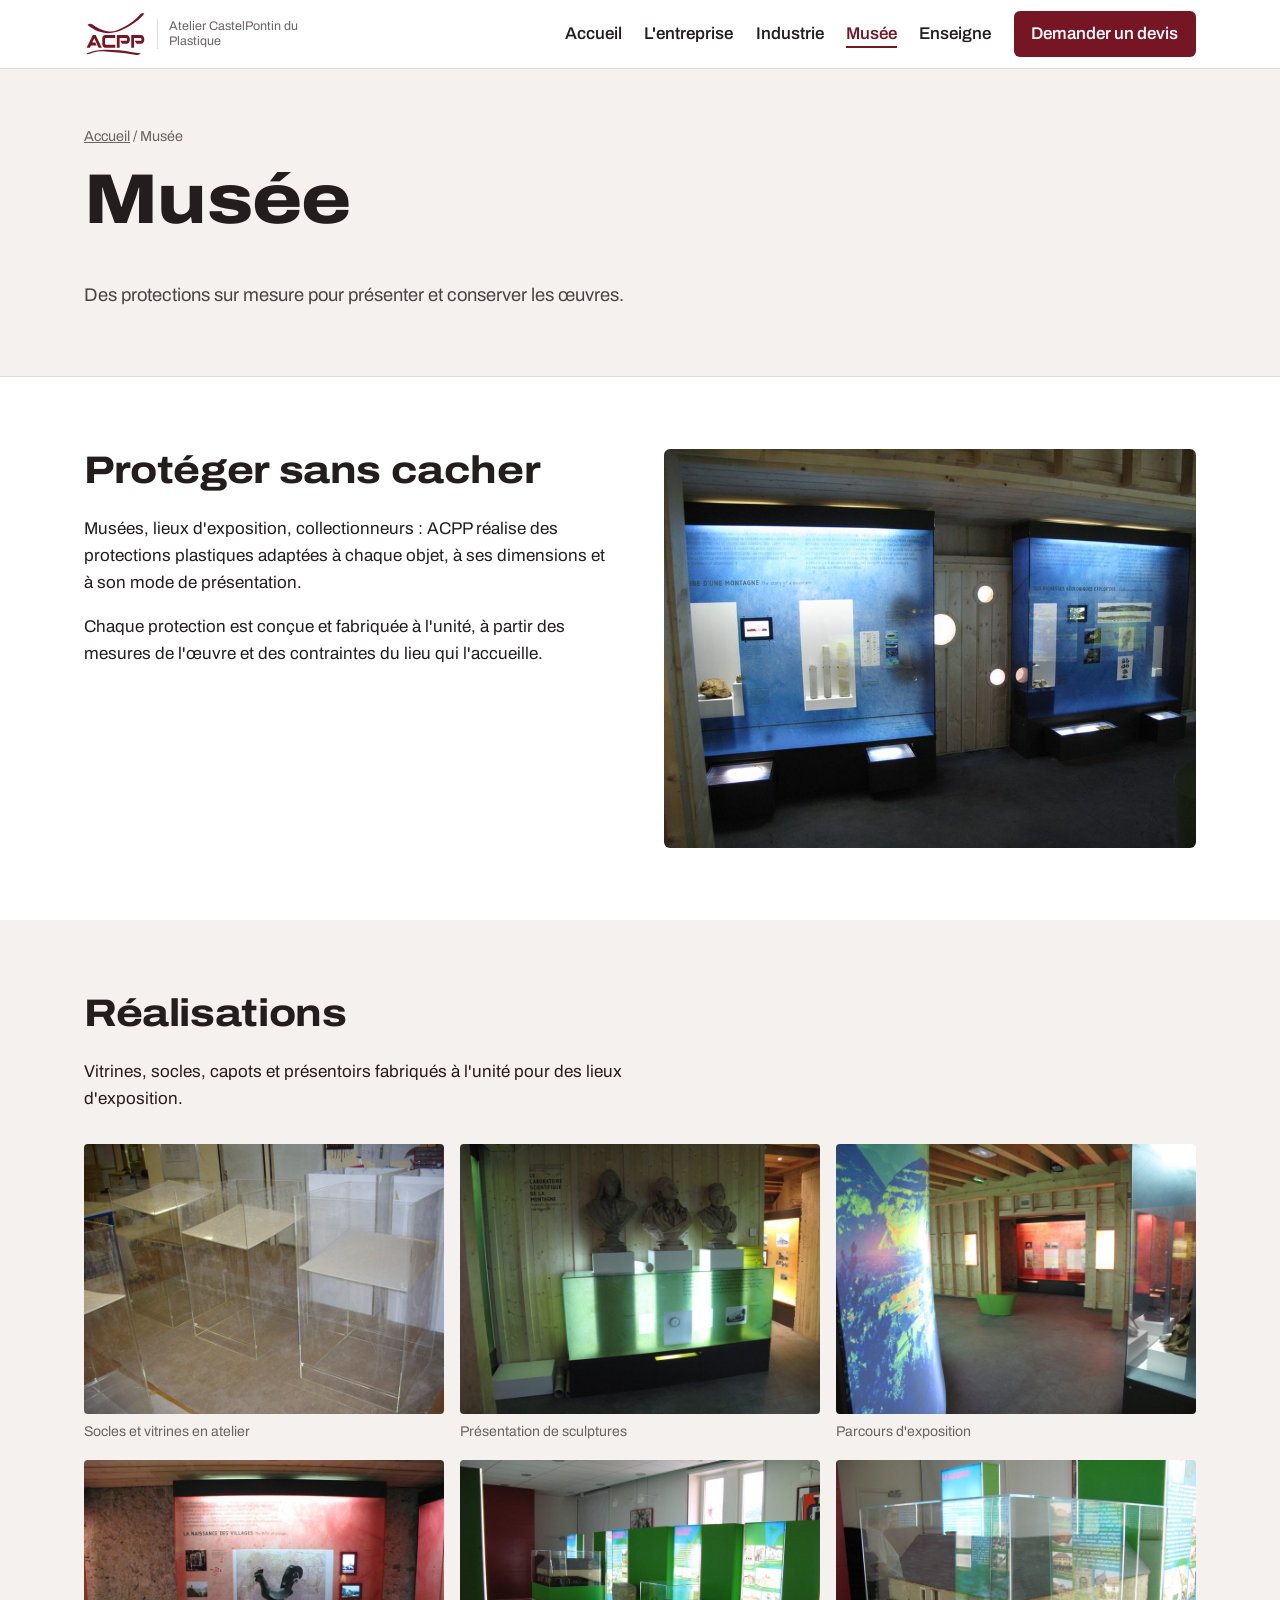
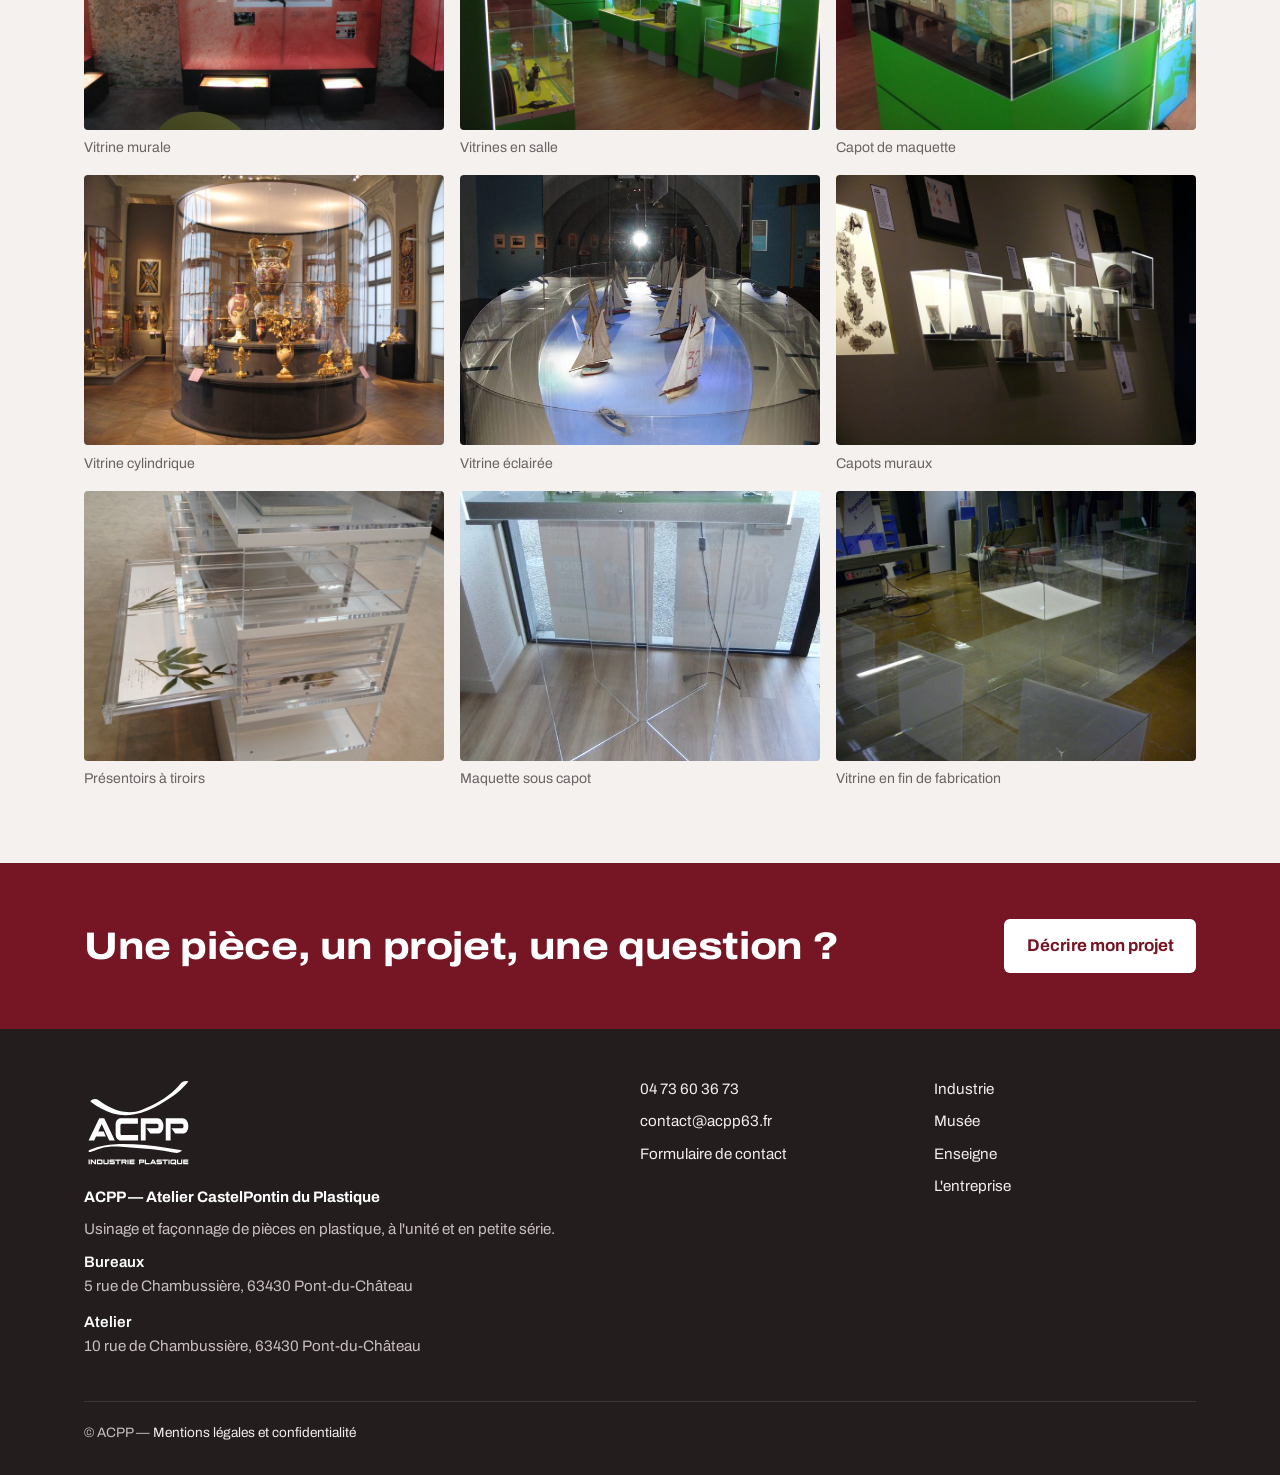
<file: musee.html>
<!doctype html>
<html lang="fr">
<head>
<meta charset="utf-8">
<meta name="viewport" content="width=device-width, initial-scale=1">
<title>Musée — protections sur mesure pour œuvres d'art | ACPP</title>
<meta name="description" content="ACPP fabrique des protections plastiques sur mesure pour la présentation et la conservation des œuvres d'art. Atelier à Pont-du-Château (63).">
<link rel="canonical" href="https://acpp63.fr/musee.html">
<meta property="og:type" content="website">
<meta property="og:title" content="Musée — protections sur mesure pour œuvres d'art | ACPP">
<meta property="og:description" content="ACPP fabrique des protections plastiques sur mesure pour la présentation et la conservation des œuvres d'art. Atelier à Pont-du-Château (63).">
<meta property="og:url" content="https://acpp63.fr/musee.html">
<meta property="og:locale" content="fr_FR">
<meta property="og:image" content="https://acpp63.fr/og-image.png">
<meta name="theme-color" content="#761524">
<link rel="icon" href="favicon.svg" type="image/svg+xml">
<link rel="preconnect" href="https://fonts.googleapis.com"><link rel="preconnect" href="https://fonts.gstatic.com" crossorigin>
<link href="https://fonts.googleapis.com/css2?family=Archivo:wdth,wght@100..125,400..800&display=swap" rel="stylesheet">
<link rel="stylesheet" href="style.css?v=6">

</head>
<body>
<a class="skip" href="#contenu">Aller au contenu</a>
<header class="top"><div class="wrap">
  <a class="logo" href="index.html" aria-label="ACPP, accueil"><img src="logo-mark.svg" alt="ACPP" width="63" height="46"><small>Atelier CastelPontin du Plastique</small></a>
  <button class="menu-btn" aria-expanded="false" aria-controls="nav">Menu</button>
  <nav class="nav" id="nav" aria-label="Navigation principale"><a href="index.html">Accueil</a><a href="entreprise.html">L'entreprise</a><a href="industrie.html">Industrie</a><a href="musee.html" aria-current=page>Musée</a><a href="enseigne.html">Enseigne</a><a class="btn" href="contact.html">Demander un devis</a></nav>
</div></header>
<main id="contenu">
<section class="entete"><div class="wrap"><div class="fil"><a href="index.html">Accueil</a> / Musée</div><h1>Musée</h1><p class="lead">Des protections sur mesure pour présenter et conserver les œuvres.</p></div></section>
<section class="bloc"><div class="wrap deux">
  <div><h2>Protéger sans cacher</h2>
  <p>Musées, lieux d'exposition, collectionneurs : ACPP réalise des protections plastiques adaptées à chaque objet, à ses dimensions et à son mode de présentation.</p>
  <p>Chaque protection est conçue et fabriquée à l'unité, à partir des mesures de l'œuvre et des contraintes du lieu qui l'accueille.</p></div>
  <figure class="une"><img src="img/vitrines-exposition-800.jpg" srcset="img/vitrines-exposition-800.jpg 800w, img/vitrines-exposition.jpg 1600w" sizes="(max-width:860px) 100vw, 560px" width="800" height="600" alt="Salle d&#x27;exposition équipée de vitrines et de protections sur mesure" decoding="async"></figure>
</div></section>
<section class="bloc gris"><div class="wrap"><h2>Réalisations</h2><p>Vitrines, socles, capots et présentoirs fabriqués à l'unité pour des lieux d'exposition.</p>
<div class="galerie">
<figure><a class="zoom" href="img/socles-vitrines-atelier.jpg" data-legende="Socles et vitrines en atelier"><img src="img/socles-vitrines-atelier-800.jpg" srcset="img/socles-vitrines-atelier-800.jpg 800w, img/socles-vitrines-atelier.jpg 1600w" sizes="(max-width:640px) 50vw, (max-width:1150px) 33vw, 380px" width="800" height="600" alt="Socles et vitrines en plastique transparent en fin de fabrication à l&#x27;atelier" loading="lazy" decoding="async"></a><figcaption>Socles et vitrines en atelier</figcaption></figure>
<figure><a class="zoom" href="img/vitrine-bustes.jpg" data-legende="Présentation de sculptures"><img src="img/vitrine-bustes-800.jpg" srcset="img/vitrine-bustes-800.jpg 800w, img/vitrine-bustes.jpg 1600w" sizes="(max-width:640px) 50vw, (max-width:1150px) 33vw, 380px" width="800" height="600" alt="Vitrine de présentation de bustes dans une salle de musée" loading="lazy" decoding="async"></a><figcaption>Présentation de sculptures</figcaption></figure>
<figure><a class="zoom" href="img/parcours-exposition.jpg" data-legende="Parcours d&#x27;exposition"><img src="img/parcours-exposition-800.jpg" srcset="img/parcours-exposition-800.jpg 800w, img/parcours-exposition.jpg 1600w" sizes="(max-width:640px) 50vw, (max-width:1150px) 33vw, 380px" width="800" height="600" alt="Parcours d&#x27;exposition avec vitrines et éléments de présentation" loading="lazy" decoding="async"></a><figcaption>Parcours d&#x27;exposition</figcaption></figure>
<figure><a class="zoom" href="img/vitrine-murale.jpg" data-legende="Vitrine murale"><img src="img/vitrine-murale-800.jpg" srcset="img/vitrine-murale-800.jpg 800w, img/vitrine-murale.jpg 1600w" sizes="(max-width:640px) 50vw, (max-width:1150px) 33vw, 380px" width="800" height="600" alt="Vitrine murale éclairée dans une salle d&#x27;exposition" loading="lazy" decoding="async"></a><figcaption>Vitrine murale</figcaption></figure>
<figure><a class="zoom" href="img/vitrines-salle.jpg" data-legende="Vitrines en salle"><img src="img/vitrines-salle-800.jpg" srcset="img/vitrines-salle-800.jpg 800w, img/vitrines-salle.jpg 1600w" sizes="(max-width:640px) 50vw, (max-width:1150px) 33vw, 380px" width="800" height="600" alt="Salle d&#x27;exposition équipée de vitrines et de socles" loading="lazy" decoding="async"></a><figcaption>Vitrines en salle</figcaption></figure>
<figure><a class="zoom" href="img/capot-maquette.jpg" data-legende="Capot de maquette"><img src="img/capot-maquette-800.jpg" srcset="img/capot-maquette-800.jpg 800w, img/capot-maquette.jpg 1600w" sizes="(max-width:640px) 50vw, (max-width:1150px) 33vw, 380px" width="800" height="600" alt="Maquette présentée sous un capot transparent" loading="lazy" decoding="async"></a><figcaption>Capot de maquette</figcaption></figure>
<figure><a class="zoom" href="img/vitrine-cylindrique.jpg" data-legende="Vitrine cylindrique"><img src="img/vitrine-cylindrique-800.jpg" srcset="img/vitrine-cylindrique-800.jpg 800w, img/vitrine-cylindrique.jpg 1600w" sizes="(max-width:640px) 50vw, (max-width:1150px) 33vw, 380px" width="800" height="600" alt="Grande vitrine cylindrique protégeant une collection d&#x27;orfèvrerie" loading="lazy" decoding="async"></a><figcaption>Vitrine cylindrique</figcaption></figure>
<figure><a class="zoom" href="img/vitrine-eclairee.jpg" data-legende="Vitrine éclairée"><img src="img/vitrine-eclairee-800.jpg" srcset="img/vitrine-eclairee-800.jpg 600w, img/vitrine-eclairee.jpg 1200w" sizes="(max-width:640px) 50vw, (max-width:1150px) 33vw, 380px" width="600" height="800" alt="Vitrine éclairée présentant des objets de collection" loading="lazy" decoding="async"></a><figcaption>Vitrine éclairée</figcaption></figure>
<figure><a class="zoom" href="img/capots-muraux.jpg" data-legende="Capots muraux"><img src="img/capots-muraux-800.jpg" srcset="img/capots-muraux-800.jpg 800w, img/capots-muraux.jpg 1600w" sizes="(max-width:640px) 50vw, (max-width:1150px) 33vw, 380px" width="800" height="600" alt="Capots muraux transparents présentant des objets" loading="lazy" decoding="async"></a><figcaption>Capots muraux</figcaption></figure>
<figure><a class="zoom" href="img/tiroirs-herbier.jpg" data-legende="Présentoirs à tiroirs"><img src="img/tiroirs-herbier-800.jpg" srcset="img/tiroirs-herbier-800.jpg 800w, img/tiroirs-herbier.jpg 1600w" sizes="(max-width:640px) 50vw, (max-width:1150px) 33vw, 380px" width="800" height="600" alt="Tiroirs de présentation transparents pour planches d&#x27;herbier" loading="lazy" decoding="async"></a><figcaption>Présentoirs à tiroirs</figcaption></figure>
<figure><a class="zoom" href="img/capot-maquette-architecture.jpg" data-legende="Maquette sous capot"><img src="img/capot-maquette-architecture-800.jpg" srcset="img/capot-maquette-architecture-800.jpg 600w, img/capot-maquette-architecture.jpg 1200w" sizes="(max-width:640px) 50vw, (max-width:1150px) 33vw, 380px" width="600" height="800" alt="Maquette d&#x27;architecture protégée par un capot sur piétement transparent" loading="lazy" decoding="async"></a><figcaption>Maquette sous capot</figcaption></figure>
<figure><a class="zoom" href="img/vitrine-fin-fabrication.jpg" data-legende="Vitrine en fin de fabrication"><img src="img/vitrine-fin-fabrication-800.jpg" srcset="img/vitrine-fin-fabrication-800.jpg 800w, img/vitrine-fin-fabrication.jpg 1600w" sizes="(max-width:640px) 50vw, (max-width:1150px) 33vw, 380px" width="800" height="600" alt="Grande vitrine transparente en fin de fabrication à l&#x27;atelier" loading="lazy" decoding="async"></a><figcaption>Vitrine en fin de fabrication</figcaption></figure>
</div>
</div></section>
<section class="appel"><div class="wrap"><h2>Une pièce, un projet, une question&nbsp;?</h2><a class="btn" href="contact.html">Décrire mon projet</a></div></section>
</main>
<footer><div class="wrap">
  <div><img class="logo-pied" src="logo-blanc.svg" alt="ACPP Industrie Plastique" width="109" height="92"><p><strong style="color:#fff">ACPP — Atelier CastelPontin du Plastique</strong></p>
  <p>Usinage et façonnage de pièces en plastique, à l'unité et en petite série.</p>
  <p class="adr"><b>Bureaux</b>5 rue de Chambussière, 63430 Pont-du-Château</p>
  <p class="adr"><b>Atelier</b>10 rue de Chambussière, 63430 Pont-du-Château</p></div>
  <div><p><a href="tel:+33473603673">04 73 60 36 73</a></p><p><a href="mailto:contact@acpp63.fr">contact@acpp63.fr</a></p><p><a href="contact.html">Formulaire de contact</a></p></div>
  <div><p><a href="industrie.html">Industrie</a></p><p><a href="musee.html">Musée</a></p><p><a href="enseigne.html">Enseigne</a></p><p><a href="entreprise.html">L'entreprise</a></p></div>
  <div class="bas">© ACPP — <a href="mentions-legales.html">Mentions légales et confidentialité</a></div>
</div></footer>
<script src="main.js?v=6" defer></script>
</body>
</html>
</file>
<file: style.css>
/* ACPP — feuille de style unique. Couleurs à ajuster ici si une charte existe. */
:root{
  --graphite:#231d1e; --acier:#6b6264; --voile:#f5f1ee; --blanc:#fff;
  --chant:#761524;      /* bordeaux du logo ACPP */
  --chant-fonce:#5a0f1b; --chant-clair:#e9d3d6; --trait:#e3dad5;
  --f:"Archivo",system-ui,-apple-system,"Segoe UI",Roboto,sans-serif;
  --w:72rem;
}
*,*::before,*::after{box-sizing:border-box}
html{scroll-padding-top:5rem}
body{margin:0;font-family:var(--f);font-size:1.0625rem;line-height:1.6;color:var(--graphite);background:var(--blanc)}
img{max-width:100%;height:auto;display:block}
a{color:var(--chant)}
a:focus-visible,button:focus-visible,input:focus-visible,textarea:focus-visible,select:focus-visible{outline:3px solid var(--chant);outline-offset:2px}
h1,h2,h3{font-stretch:115%;line-height:1.1;margin:0 0 .6em;letter-spacing:-.01em}
h1{font-size:clamp(2.3rem,6vw,4.4rem);font-weight:800}
h2{font-size:clamp(1.6rem,3.4vw,2.4rem);font-weight:750}
h3{font-size:1.25rem;font-weight:700}
p{margin:0 0 1em;max-width:62ch}
.wrap{max-width:var(--w);margin:0 auto;padding:0 1.25rem}
.skip{position:absolute;left:-999px}.skip:focus{left:1rem;top:1rem;background:#fff;padding:.5rem 1rem;z-index:99}

/* En-tête */
.top{position:sticky;top:0;z-index:20;background:rgba(255,255,255,.95);backdrop-filter:blur(8px);border-bottom:1px solid var(--trait)}
.top .wrap{display:flex;align-items:center;justify-content:space-between;min-height:4.25rem;gap:1rem;position:relative}
.logo{display:flex;align-items:center;gap:.6rem;text-decoration:none;color:var(--graphite)}
.logo b{font-stretch:125%;font-weight:800;font-size:1.35rem;letter-spacing:.02em}
.logo small{font-size:.78rem;color:var(--acier);line-height:1.2;max-width:10rem}
.nav{display:flex;gap:1.4rem;align-items:center}
.nav a{text-decoration:none;color:var(--graphite);font-weight:550}
.nav a[aria-current=page]{color:var(--chant);box-shadow:inset 0 -2px 0 var(--chant)}
.menu-btn{display:none;background:none;border:1px solid var(--trait);border-radius:6px;padding:.45rem .7rem;font:inherit;font-weight:600;color:var(--graphite)}
@media (max-width:860px){
  .menu-btn{display:block}
  .nav{display:none;position:absolute;top:100%;left:0;right:0;background:#fff;flex-direction:column;align-items:stretch;padding:.5rem 1.25rem 1.25rem;border-bottom:1px solid var(--trait);gap:0}
  .nav.open{display:flex}
  .nav a{padding:.8rem 0;border-bottom:1px solid var(--voile)}
  .nav a[aria-current=page]{box-shadow:none}
  .nav .btn{margin-top:.8rem;text-align:center}
}

/* Boutons */
.btn{display:inline-block;background:var(--chant);color:#fff;text-decoration:none;padding:.85rem 1.4rem;border-radius:6px;border:0;font:inherit;font-weight:700;cursor:pointer}
.btn:hover{background:var(--chant-fonce)}
.btn.ghost{background:transparent;color:var(--graphite);box-shadow:inset 0 0 0 2px var(--graphite)}
.btn.ghost:hover{background:var(--graphite);color:#fff}
.nav .btn{color:#fff;padding:.6rem 1.1rem}

/* Hero : l'élément signature = trois plaques translucides empilées, une par univers */
.hero{background:var(--voile);overflow:hidden}
.hero .wrap{display:grid;grid-template-columns:1.15fr .85fr;gap:3rem;align-items:center;padding-top:4.5rem;padding-bottom:4.5rem}
.hero .lead{font-size:1.2rem;color:#4a4244}
.actions{display:flex;flex-wrap:wrap;gap:.8rem;margin-top:1.6rem}
.plaques{position:relative;height:22rem}
.plaque{position:absolute;width:62%;height:60%;border-radius:4px;display:flex;align-items:flex-start;padding:.8rem 1rem;text-decoration:none;color:var(--graphite);font-weight:750;font-stretch:115%;font-size:1.15rem;
  background:linear-gradient(135deg,rgba(255,255,255,.8),rgba(255,255,255,.4));border:1px solid rgba(255,255,255,.95);
  box-shadow:inset 0 0 0 1px rgba(118,21,36,.35),6px 6px 0 var(--chant-clair);backdrop-filter:blur(3px);transition:transform .25s}
.plaque:hover{transform:translate(-4px,-4px)}
.plaque:nth-child(1){top:0;left:0}
.plaque:nth-child(2){top:20%;left:19%}
.plaque:nth-child(3){top:40%;left:38%;box-shadow:inset 0 0 0 1px rgba(118,21,36,.35),6px 6px 0 var(--chant)}
@media (prefers-reduced-motion:reduce){.plaque{transition:none}}
@media (max-width:860px){.hero .wrap{grid-template-columns:1fr;padding-top:2.5rem;padding-bottom:3rem}.plaques{height:15rem}}

/* Sections */
.bloc{padding:4.5rem 0}
.gris{background:var(--voile)}
.sombre{background:var(--graphite);color:#f3eded}
.sombre a{color:var(--chant-clair)}
.intro{max-width:46rem}
.trois{display:grid;grid-template-columns:repeat(3,1fr);gap:2rem;margin-top:2.5rem}
.univers{border-top:3px solid var(--chant);padding-top:1.2rem}
.univers .suite{font-weight:700;text-decoration:none}
.deux{display:grid;grid-template-columns:1fr 1fr;gap:3rem;align-items:start}
@media (max-width:860px){.trois,.deux{grid-template-columns:1fr;gap:2rem}}
.liste{padding:0;list-style:none;margin:0 0 1.2rem}
.liste li{padding:.6rem 0 .6rem 1.4rem;border-bottom:1px solid var(--trait);position:relative}
.liste li::before{content:"";position:absolute;left:0;top:1.15rem;width:.6rem;height:.6rem;background:var(--chant)}
.sombre .liste li{border-color:#3d3435}

/* Emplacements photo — à remplacer par les vraies images (balise <img>) */
.photo{aspect-ratio:4/3;background:repeating-linear-gradient(135deg,#e3e9eb 0 12px,#edf1f2 12px 24px);border:1px dashed #9fb0b8;display:flex;align-items:center;justify-content:center;text-align:center;color:var(--acier);font-size:.9rem;padding:1rem;border-radius:4px}
.galerie{display:grid;grid-template-columns:repeat(3,1fr);gap:1rem;margin-top:2rem}
@media (max-width:640px){.galerie{grid-template-columns:1fr 1fr}}

/* Bandeau d'appel */
.appel{background:var(--chant);color:#fff;padding:3.5rem 0}
.appel .wrap{display:flex;justify-content:space-between;align-items:center;gap:2rem;flex-wrap:wrap}
.appel h2{margin:0}
.appel .btn{background:#fff;color:var(--chant)}
.appel .btn:hover{background:var(--graphite);color:#fff}

/* Pages intérieures */
.entete{background:var(--voile);padding:3.5rem 0 3rem;border-bottom:1px solid var(--trait)}
.entete .lead{font-size:1.15rem;color:#4a4244}
.fil{font-size:.9rem;color:var(--acier);margin-bottom:.8rem}.fil a{color:var(--acier)}

/* Formulaire */
.contact{display:grid;gap:1rem}
.champ label{display:block;font-weight:650;margin-bottom:.3rem}
.champ input,.champ textarea,.champ select{width:100%;font:inherit;padding:.75rem .85rem;border:1px solid #c9bdb8;border-radius:6px;background:#fff;color:var(--graphite)}
.champ textarea{min-height:9rem;resize:vertical}
.hp{position:absolute;left:-9999px}
.rgpd{font-size:.88rem;color:var(--acier)}
.coord p{margin:0 0 1.2rem}.coord strong{display:block}
.carte{border:0;width:100%;aspect-ratio:4/3;border-radius:4px}
.msg{padding:1rem 1.2rem;border-radius:6px;background:#f6e8ea;border-left:4px solid var(--chant)}
.msg.err{background:#fdeceb;border-color:#b3261e}

/* Pied de page */
footer{background:var(--graphite);color:#c9bfbf;padding:3rem 0 2rem;font-size:.95rem}
footer .wrap{display:grid;grid-template-columns:2fr 1fr 1fr;gap:2rem}
footer a{color:#f3eded;text-decoration:none}footer a:hover{text-decoration:underline}
footer p{margin:0 0 .5rem}
footer .bas{grid-column:1/-1;border-top:1px solid #3d3435;padding-top:1.2rem;font-size:.85rem}
@media (max-width:760px){footer .wrap{grid-template-columns:1fr}}

/* Surlignage des textes à compléter — supprimer la classe une fois le texte validé */
.a-completer{background:#fff4c7;outline:1px dashed #c9a400;padding:0 .2em}
/* Liste d'étapes numérotée (vraie séquence) */
ol.liste{counter-reset:e}
ol.liste li{counter-increment:e;padding-left:2.2rem}
ol.liste li::before{content:counter(e);background:none;color:var(--chant);font-weight:800;font-stretch:115%;width:auto;height:auto;top:.6rem}

/* ===== v2 : illustrations "plan technique" et adresses ===== */
.illu{background:var(--voile);border:1px solid var(--trait);border-radius:6px;padding:1.5rem;aspect-ratio:4/3;display:flex;align-items:center;justify-content:center;
  background-image:linear-gradient(var(--trait) 1px,transparent 1px),linear-gradient(90deg,var(--trait) 1px,transparent 1px);background-size:24px 24px;background-position:-1px -1px}
.gris .illu{background-color:#fff}
.illu svg{width:100%;height:100%}
.illu .g{stroke:var(--graphite);stroke-width:2;fill:none}
.illu .gf{fill:var(--graphite)}
.illu .t{stroke:var(--chant);stroke-width:1.5;fill:none}
.illu .tf{fill:var(--chant)}
.illu .v{fill:var(--chant);fill-opacity:.12;stroke:var(--chant);stroke-width:2}
.illu .d{stroke:var(--acier);stroke-width:1;fill:none;stroke-dasharray:6 4}
.illu text{font-family:var(--f);font-size:13px;fill:var(--acier)}
.adresses{display:grid;grid-template-columns:1fr 1fr;gap:1.5rem;margin:0 0 1.5rem}
.adresse{border-top:3px solid var(--chant);padding-top:.8rem}
.adresse strong{display:block;font-stretch:115%}
.adresse a{font-size:.92rem;font-weight:600}
@media (max-width:520px){.adresses{grid-template-columns:1fr}}
.etapes{display:grid;grid-template-columns:repeat(4,1fr);gap:1.5rem;margin-top:2rem;counter-reset:s}
.etape{counter-increment:s}
.etape::before{content:"0" counter(s);display:block;font-stretch:125%;font-weight:800;font-size:2rem;color:var(--chant);line-height:1;margin-bottom:.6rem}
.etape h3{font-size:1.05rem}
.etape p{font-size:.95rem;color:#4a4244}
@media (max-width:860px){.etapes{grid-template-columns:1fr 1fr}}
@media (max-width:520px){.etapes{grid-template-columns:1fr}}
footer .adr{margin-bottom:.7rem}footer .adr b{color:#fff;font-weight:600;display:block}

/* Logo */
.logo img{height:46px;width:auto;display:block}
.logo small{border-left:1px solid var(--trait);padding-left:.7rem}
@media (max-width:420px){.logo small{display:none}}
.logo-pied{height:92px;width:auto;margin-bottom:1rem}

/* Pièces jointes */
.facultatif{font-weight:400;color:var(--acier);font-size:.9rem}
.depot{display:block;border:2px dashed var(--trait);border-radius:6px;padding:1.1rem;background:var(--voile);cursor:pointer;font-weight:400;transition:border-color .2s}
.depot:hover,.depot.survol{border-color:var(--chant)}
.depot input{display:block;margin-bottom:.6rem;font:inherit;font-size:.9rem;max-width:100%;width:auto;border:0;padding:0;background:none}
.depot-txt{font-size:.9rem;color:var(--acier);font-weight:400}.depot-txt strong{color:var(--graphite)}
.fic-liste{list-style:none;padding:0;margin:.6rem 0 0;font-size:.9rem}
.fic-liste li{padding:.35rem 0;border-bottom:1px solid var(--trait)}
.fic-liste li.err{color:#b3261e;font-weight:600;border:0}

/* ===== v5 : photos et galeries Réalisations ===== */
.une{margin:0;border-radius:6px;overflow:hidden;aspect-ratio:4/3;background:var(--voile)}
.une img{width:100%;height:100%;object-fit:cover}
.vignette{display:block;border-radius:6px;overflow:hidden;aspect-ratio:4/3;background:var(--voile)}
.vignette img{width:100%;height:100%;object-fit:cover;transition:transform .35s}
.vignette:hover img{transform:scale(1.03)}
.galerie figure{margin:0}
.galerie a{display:block;border-radius:4px;overflow:hidden;aspect-ratio:4/3;background:var(--trait);cursor:zoom-in}
.galerie img{width:100%;height:100%;object-fit:cover;transition:transform .35s}
.galerie a:hover img{transform:scale(1.04)}
.galerie figcaption{font-size:.88rem;color:var(--acier);padding:.45rem 0 0}
@media (prefers-reduced-motion:reduce){.vignette img,.galerie img{transition:none}}
/* Visionneuse */
.visio{border:0;padding:0;background:transparent;max-width:100vw;max-height:100vh;width:100vw;height:100vh}
.visio::backdrop{background:rgba(20,16,17,.92)}
.visio figure{margin:0;height:100%;display:flex;flex-direction:column;align-items:center;justify-content:center;padding:3.5rem 3.5rem 1.5rem}
.visio img{max-width:100%;max-height:calc(100vh - 7rem);width:auto;height:auto;object-fit:contain}
.visio figcaption{color:#f3eded;margin-top:.8rem;font-size:.95rem;text-align:center}
.visio button{position:absolute;background:rgba(255,255,255,.12);color:#fff;border:0;border-radius:50%;width:3rem;height:3rem;font-size:1.6rem;line-height:1;cursor:pointer}
.visio button:hover{background:var(--chant)}
.visio .fermer{top:1rem;right:1rem}
.visio .prec{left:1rem;top:50%;transform:translateY(-50%)}
.visio .suiv{right:1rem;top:50%;transform:translateY(-50%)}
@media (max-width:640px){.visio figure{padding:3.5rem .5rem 1rem}.visio .prec,.visio .suiv{top:auto;bottom:1rem;transform:none}}
/* Plaques du hero : photo de l'univers derrière le verre */
.plaque[style*="--img"]{background:linear-gradient(180deg,rgba(255,255,255,.92) 0 2.9rem,rgba(255,255,255,.18) 2.9rem),var(--img) center/cover no-repeat}
.adresse .une{margin:0 0 .9rem}
</file>
